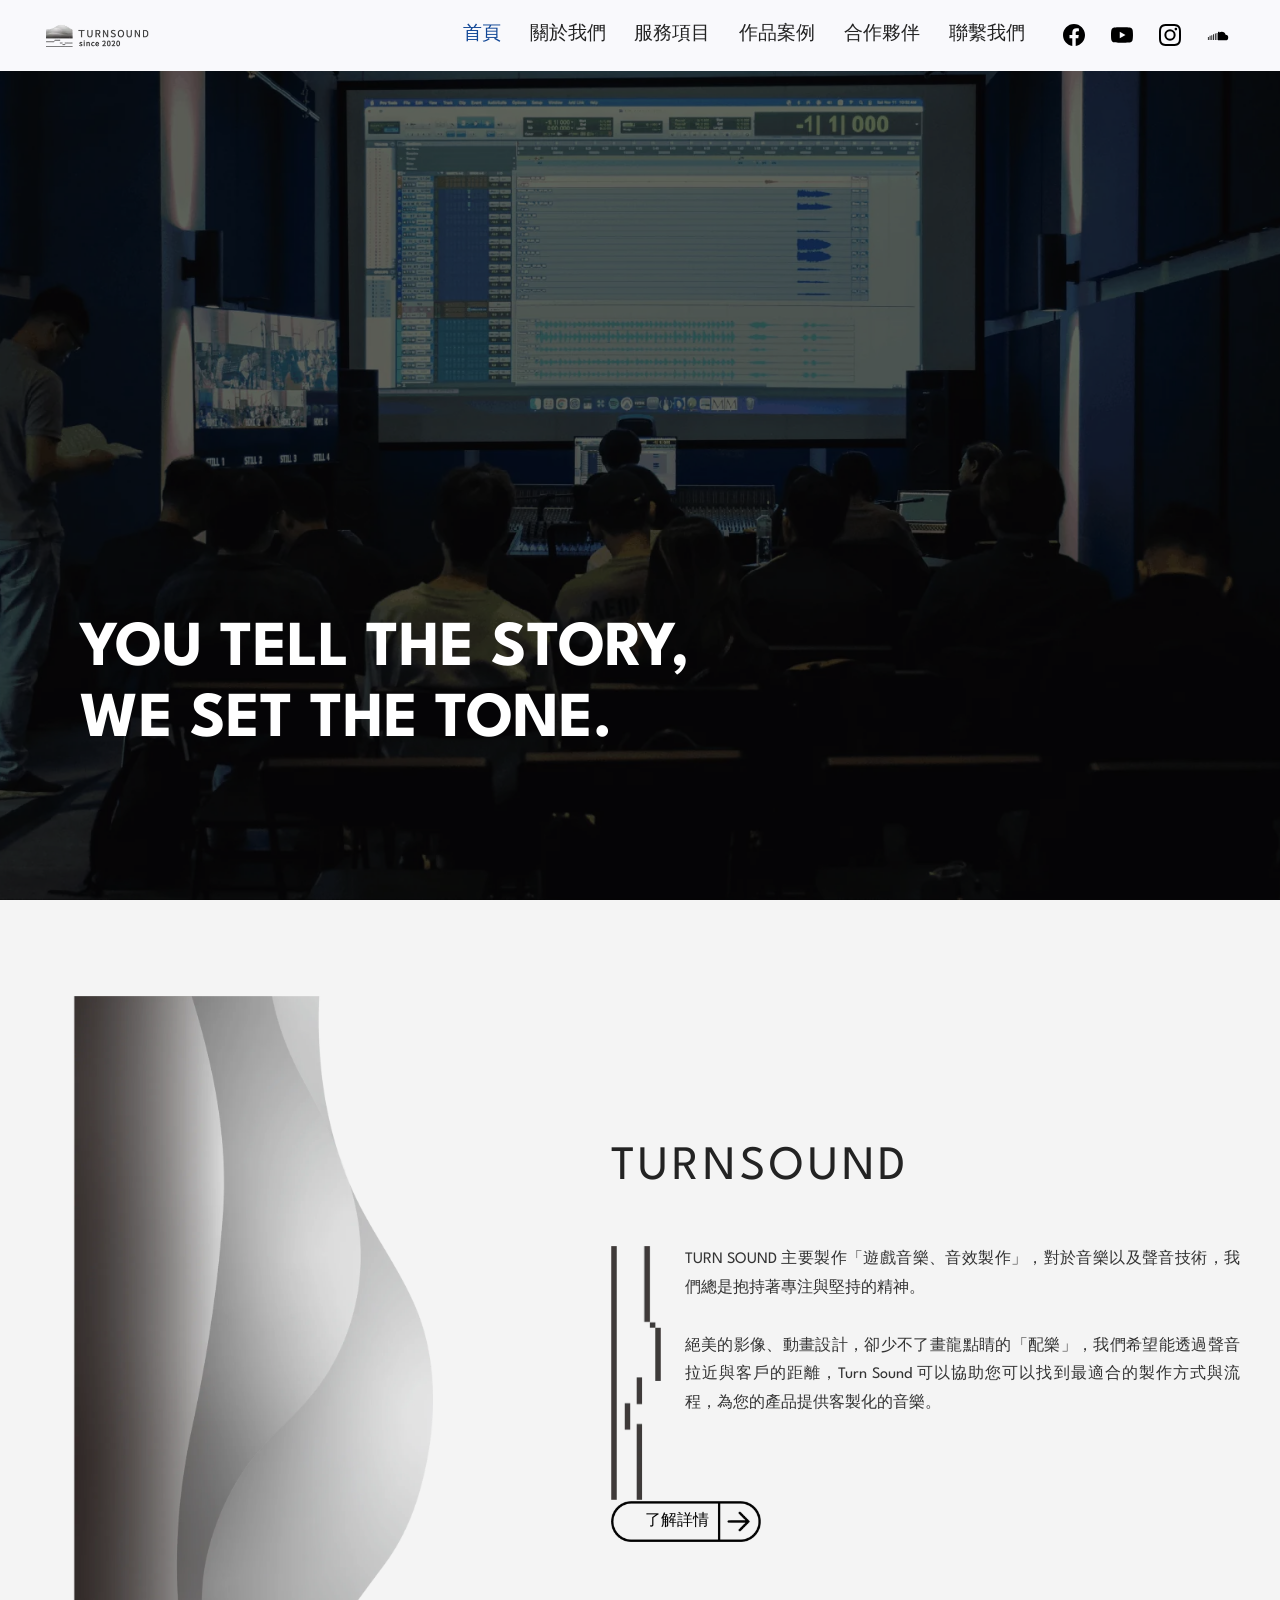
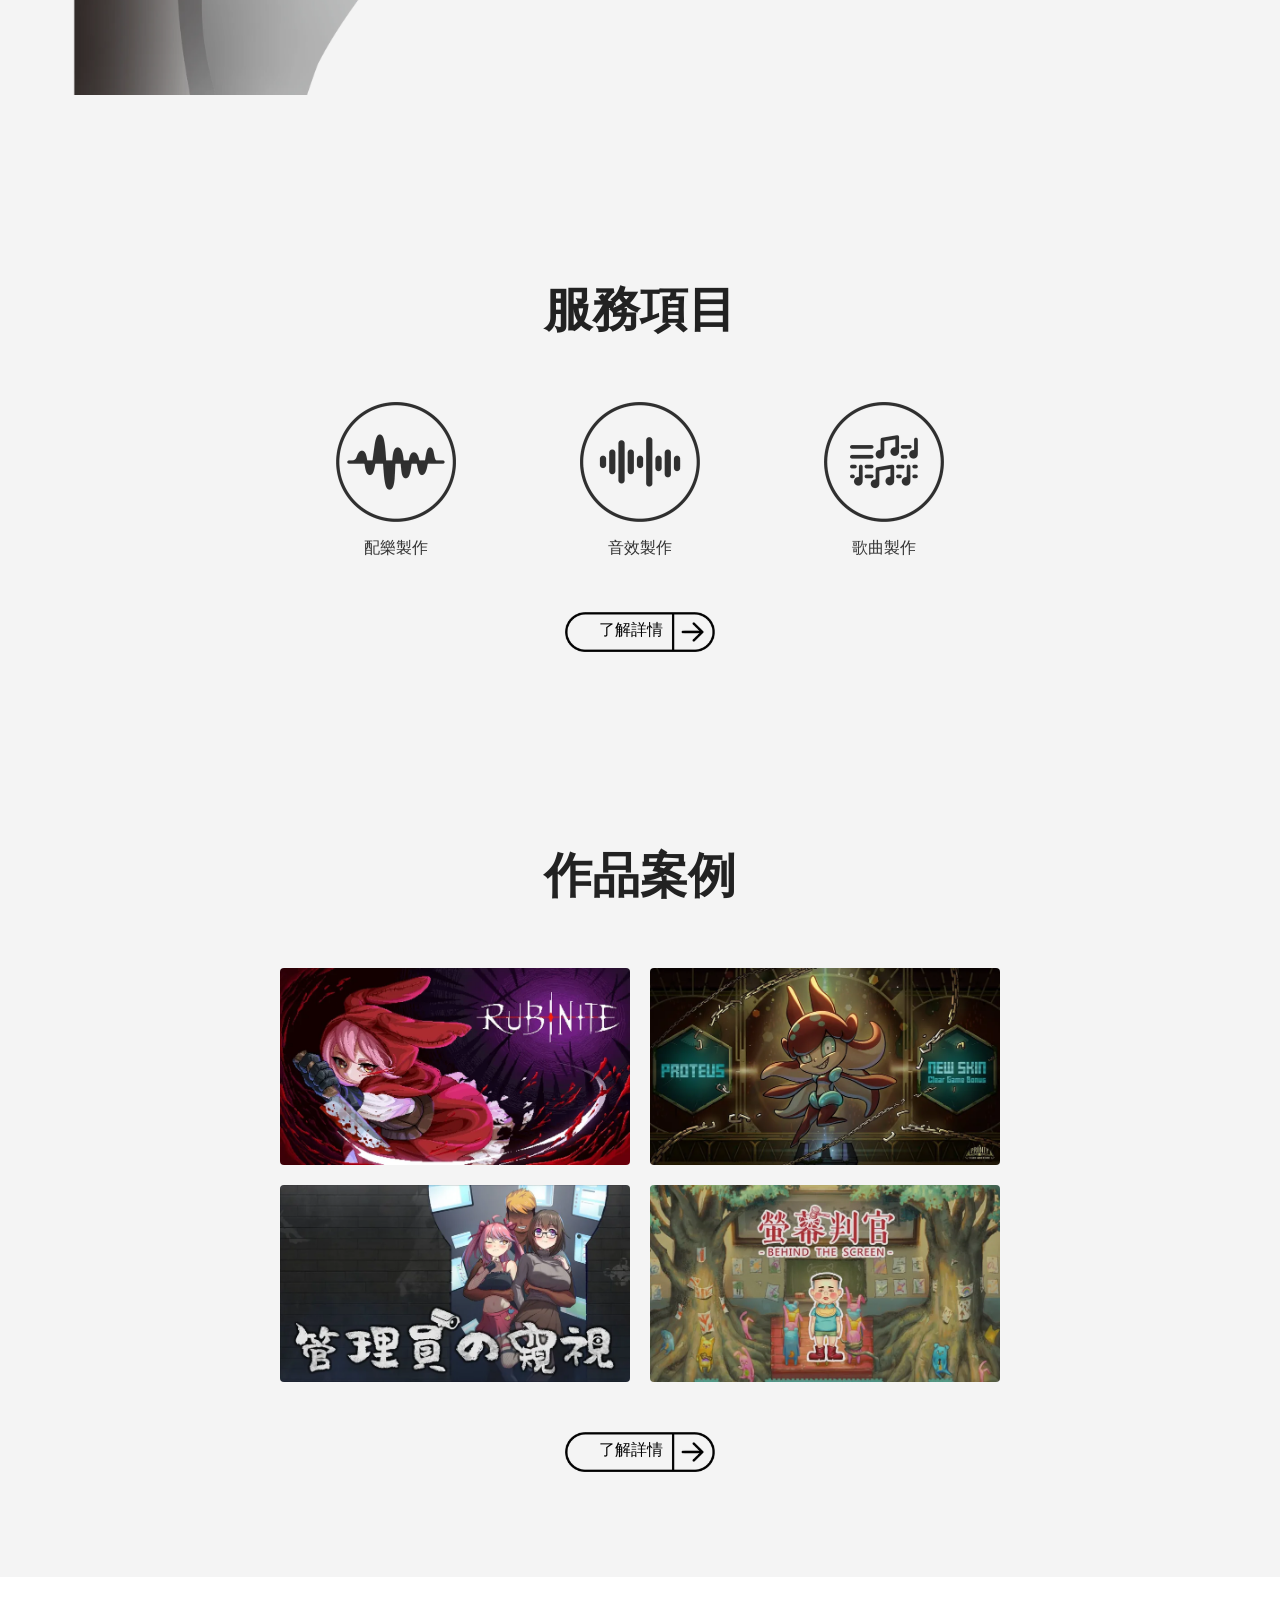
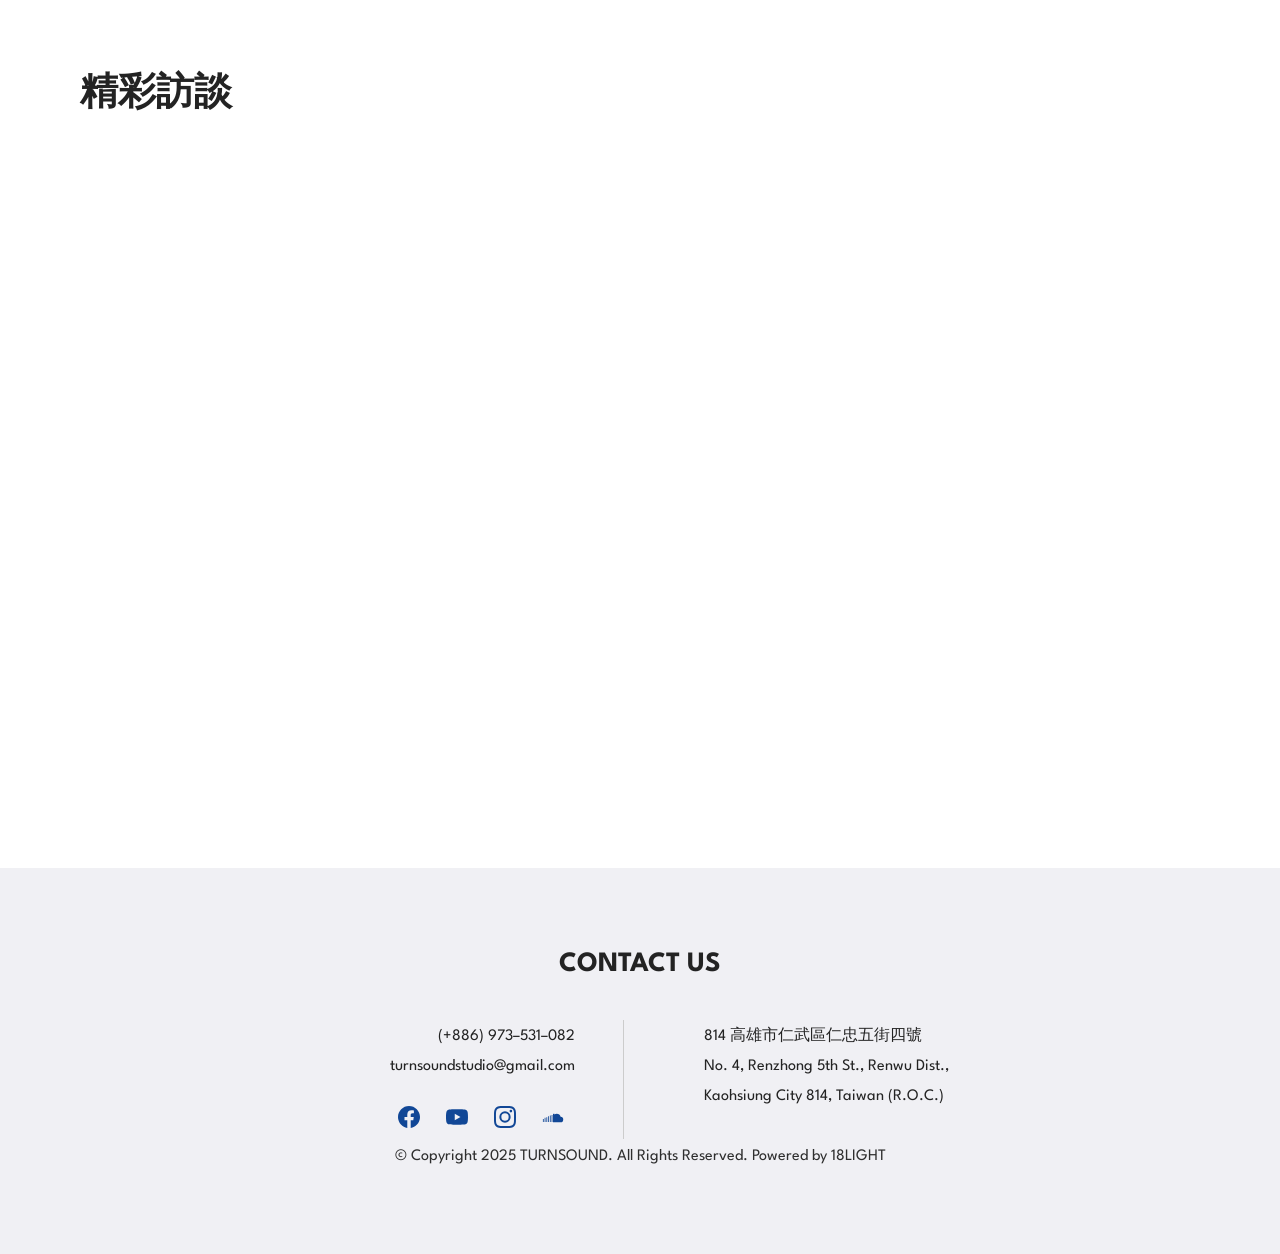
<file: index.html>
<!DOCTYPE html>
<html lang="zh-Hant">

<head>
  <meta charset="UTF-8">
  <meta name="viewport" content="width=device-width, initial-scale=1">

  <title>TURNSOUND 官方網站 - 首頁｜玩轉音樂 | 音樂製作 | 音樂錄音室 | 配樂製作 | 高雄錄音室</title>
  <meta name="description" content="Turn Sound 是遊戲音樂/音效製作為主的公司。
我們對於音樂以及聲音技術專注與堅持。並且希望拉近聲音作品與客戶的距離，讓音樂音效有如魔法一般但卻不撲朔迷離。
在 Turn Sound 您可以找到最適合的合作方式、製作流程，各方面均可以為你的產品客製化聲響。">

  <meta property="og:title" content="TURNSOUND 官方網站 - 首頁｜玩轉音樂 | 音樂製作 | 音樂錄音室 | 配樂製作 | 高雄錄音室">
  <meta property="og:image" content="assets/img/index-meta.jpeg">
  <meta property="og:type" content="website">
  <meta name="twitter:card" content="summary_large_image">
  <meta name="twitter:title" content="TURNSOUND 官方網站 - 首頁｜玩轉音樂 | 音樂製作 | 音樂錄音室 | 配樂製作 | 高雄錄音室">
  <meta name="twitter:image:src" content="assets/img/index-meta.jpeg">

  <link rel="shortcut icon" href="assets/img/turnsound-800x800-128x128.png" type="image/x-icon">
  <link rel="preconnect" href="https://fonts.googleapis.com">
  <link rel="preconnect" href="https://fonts.gstatic.com" crossorigin>
  <link rel="stylesheet" href="https://fonts.googleapis.com/css2?family=Spartan:wght@400;500;700&display=swap">
  <link rel="stylesheet" href="assets/css/main.css">
</head>

<body>

  <svg width="0" height="0" style="position:absolute" aria-hidden="true">
    <symbol id="i-facebook" viewBox="0 0 24 24">
      <path d="M24 12.07C24 5.4 18.63 0 12 0S0 5.4 0 12.07C0 18.1 4.39 23.1 10.13 24v-8.44H7.08v-3.49h3.05V9.41c0-3.02 1.79-4.69 4.53-4.69 1.31 0 2.68.24 2.68.24v2.97h-1.51c-1.49 0-1.96.93-1.96 1.89v2.25h3.33l-.53 3.49h-2.8V24C19.61 23.1 24 18.1 24 12.07Z"/>
    </symbol>
    <symbol id="i-youtube" viewBox="0 0 24 24">
      <path d="M23.5 6.19a3.02 3.02 0 0 0-2.12-2.14C19.5 3.55 12 3.55 12 3.55s-7.5 0-9.38.5A3.02 3.02 0 0 0 .5 6.2C0 8.07 0 12 0 12s0 3.93.5 5.81a3.02 3.02 0 0 0 2.12 2.14c1.88.5 9.38.5 9.38.5s7.5 0 9.38-.5a3.02 3.02 0 0 0 2.12-2.14C24 15.93 24 12 24 12s0-3.93-.5-5.81ZM9.55 15.57V8.43L15.82 12l-6.27 3.57Z"/>
    </symbol>
    <symbol id="i-instagram" viewBox="0 0 24 24">
      <path d="M12 2.16c3.2 0 3.58.01 4.85.07 1.17.05 1.8.25 2.23.41.56.22.96.48 1.38.9.42.42.68.82.9 1.38.16.42.36 1.06.41 2.23.06 1.27.07 1.65.07 4.85s-.01 3.58-.07 4.85c-.05 1.17-.25 1.8-.41 2.23-.22.56-.48.96-.9 1.38-.42.42-.82.68-1.38.9-.42.16-1.06.36-2.23.41-1.27.06-1.65.07-4.85.07s-3.58-.01-4.85-.07c-1.17-.05-1.8-.25-2.23-.41-.56-.22-.96-.48-1.38-.9-.42-.42-.68-.82-.9-1.38-.16-.42-.36-1.06-.41-2.23C2.17 15.58 2.16 15.2 2.16 12s.01-3.58.07-4.85c.05-1.17.25-1.8.41-2.23.22-.56.48-.96.9-1.38.42-.42.82-.68 1.38-.9.42-.16 1.06-.36 2.23-.41C8.42 2.17 8.8 2.16 12 2.16ZM12 0C8.74 0 8.33.01 7.05.07c-1.28.06-2.15.26-2.91.56-.79.3-1.46.72-2.13 1.38C1.35 2.68.94 3.35.63 4.14c-.3.76-.5 1.63-.56 2.91C.01 8.33 0 8.74 0 12s.01 3.67.07 4.95c.06 1.28.26 2.15.56 2.91.3.79.72 1.46 1.38 2.13.67.67 1.34 1.08 2.13 1.38.76.3 1.63.5 2.91.56C8.33 23.99 8.74 24 12 24s3.67-.01 4.95-.07c1.28-.06 2.15-.26 2.91-.56.79-.3 1.46-.72 2.13-1.38.67-.67 1.08-1.34 1.38-2.13.3-.76.5-1.63.56-2.91.06-1.28.07-1.69.07-4.95s-.01-3.67-.07-4.95c-.06-1.28-.26-2.15-.56-2.91-.3-.79-.72-1.46-1.38-2.13C21.32 1.35 20.65.94 19.86.63c-.76-.3-1.63-.5-2.91-.56C15.67.01 15.26 0 12 0Zm0 5.84a6.16 6.16 0 1 0 0 12.32 6.16 6.16 0 0 0 0-12.32ZM12 16a4 4 0 1 1 0-8 4 4 0 0 1 0 8Zm7.85-10.41a1.44 1.44 0 1 1-2.88 0 1.44 1.44 0 0 1 2.88 0Z"/>
    </symbol>
    <symbol id="i-soundcloud" viewBox="0 0 24 24">
      <path d="M1 14.2v3.3h.9v-3.3H1Zm1.9-1.3v4.6h.9v-4.6h-.9Zm1.9-.6v5.2h.9v-5.2h-.9Zm1.9-1.1v6.3h.9v-6.3h-.9Zm1.9-.8v7.1h.9v-7.1h-.9Zm1.9-.6v7.7h.9V9.8h-.9Zm2.9-1.4c-.5 0-1 .1-1.4.3v9.1h8a3 3 0 0 0 .3-6 4.4 4.4 0 0 0-4.3-3.4c-.9 0-1.8.3-2.5.8v-.8Z"/>
    </symbol>
    <symbol id="i-arrow-up" viewBox="0 0 24 24">
      <path d="M12 4 4 12h5v8h6v-8h5L12 4Z"/>
    </symbol>
  </svg>

  <header class="site-header">
    <nav class="nav" aria-label="主選單">
      <a class="nav__logo" href="index.html">
        <img src="assets/img/0108-removebg-preview-225x94.webp" alt="TURN SOUND" width="225" height="94">
      </a>

      <button class="nav__toggle" type="button" aria-expanded="false" aria-controls="nav-menu" aria-label="開啟選單">
        <span class="nav__toggle-bars"></span>
      </button>

      <div class="nav__menu" id="nav-menu">
        <ul class="nav__links">
          <li><a href="index.html" aria-current="page">首頁</a></li>
          <li><a href="about.html">關於我們</a></li>
          <li><a href="serve.html">服務項目</a></li>
          <li><a href="work.html">作品案例</a></li>
          <li><a href="partner.html">合作夥伴</a></li>
          <li><a href="connect.html">聯繫我們</a></li>
        </ul>
        <div class="nav__social">
          <a href="https://www.facebook.com/TurnSound/" target="_blank" rel="noopener" aria-label="Facebook">
            <svg><use href="#i-facebook"></use></svg>
          </a>
          <a href="https://www.youtube.com/@Turn_Sound" target="_blank" rel="noopener" aria-label="YouTube">
            <svg><use href="#i-youtube"></use></svg>
          </a>
          <a href="https://www.instagram.com/turnsoundstudio/" target="_blank" rel="noopener" aria-label="Instagram">
            <svg><use href="#i-instagram"></use></svg>
          </a>
          <a href="https://soundcloud.com/user-339656999" target="_blank" rel="noopener" aria-label="SoundCloud">
            <svg><use href="#i-soundcloud"></use></svg>
          </a>
        </div>
      </div>
    </nav>
  </header>

  <main class="page page--hero">

    <section class="hero" style="background-image:url('assets/img/01-2000x1127.webp')">
      <div class="hero__inner wrap">
        <h1 class="hero__title"><strong>YOU TELL THE STORY,<br>WE SET THE TONE.</strong></h1>
      </div>
    </section>

    <section class="split">
      <div class="split__media">
        <img src="assets/img/02-logo-wave-vertical.webp" alt="" width="928" height="1801" loading="lazy">
      </div>
      <div class="split__inner wrap">
        <h2 class="split__title">TURNSOUND</h2>
        <div class="split__body">
          <img class="split__rule" src="assets/img/03-logo-line-vertical.webp" alt="" width="115" height="583" loading="lazy">
          <p class="split__text">
            TURN SOUND 主要製作「遊戲音樂、音效製作」，對於音樂以及聲音技術，我們總是抱持著專注與堅持的精神。
            <br><br>
            絕美的影像、動畫設計，卻少不了畫龍點睛的「配樂」，我們希望能透過聲音拉近與客戶的距離，Turn Sound 可以協助您可以找到最適合的製作方式與流程，為您的產品提供客製化的音樂。
          </p>
        </div>
        <a href="about.html" class="btn-img">
          <img src="assets/img/04-button.webp" alt="" width="240" height="65" loading="lazy">
          <span>了解詳情</span>
        </a>
      </div>
    </section>

    <section class="cards">
      <h2 class="cards__title">服務項目</h2>
      <div class="cards__grid wrap">
        <div class="cards__item">
          <img src="assets/img/05-icon.webp" alt="配樂製作" width="240" height="240" loading="lazy">
          <p>配樂製作</p>
        </div>
        <div class="cards__item">
          <img src="assets/img/06-icon.webp" alt="音效製作" width="240" height="240" loading="lazy">
          <p>音效製作</p>
        </div>
        <div class="cards__item">
          <img src="assets/img/07-icon.webp" alt="歌曲製作" width="240" height="240" loading="lazy">
          <p>歌曲製作</p>
        </div>
      </div>
      <a href="serve.html" class="btn-img">
        <img src="assets/img/04-button.webp" alt="" width="240" height="65" loading="lazy">
        <span>了解詳情</span>
      </a>
    </section>

    <section class="gallery">
      <h2 class="gallery__title">作品案例</h2>
      <div class="gallery__grid wrap">
        <img src="assets/img/mobirise2023-8-3-23-1-51.webp" alt="作品案例" width="780" height="439" loading="lazy">
        <img src="assets/img/mobirise2023-8-3-23-1-16.webp" alt="作品案例" width="780" height="439" loading="lazy">
        <img src="assets/img/-1440x810.webp" alt="作品案例" width="780" height="439" loading="lazy">
        <img src="assets/img/1920x1080-800x450.webp" alt="作品案例" width="780" height="439" loading="lazy">
      </div>
      <a href="work.html" class="btn-img">
        <img src="assets/img/04-button.webp" alt="" width="240" height="65" loading="lazy">
        <span>了解詳情</span>
      </a>
    </section>

    <section class="section wrap video">
      <h2 class="video__title">精彩訪談</h2>
      <div class="video__frame">
        <iframe src="https://www.youtube.com/embed/QVwGwynAw2Y?rel=0&amp;mute=1&amp;showinfo=0&amp;loop=1&amp;playlist=QVwGwynAw2Y" title="TURN SOUND 精彩訪談" loading="lazy" allowfullscreen allow="accelerometer; clipboard-write; encrypted-media; gyroscope; picture-in-picture"></iframe>
      </div>
    </section>

  </main>

  <footer class="site-footer">
    <h2>CONTACT US</h2>
    <div class="site-footer__cols wrap">
      <div>
        <p>(+886) 973–531–082</p>
        <p>turnsoundstudio@gmail.com</p>
        <div class="site-footer__social">
          <a href="https://www.facebook.com/TurnSound/" target="_blank" rel="noopener" aria-label="Facebook">
            <svg><use href="#i-facebook"></use></svg>
          </a>
          <a href="https://www.youtube.com/@Turn_Sound" target="_blank" rel="noopener" aria-label="YouTube">
            <svg><use href="#i-youtube"></use></svg>
          </a>
          <a href="https://www.instagram.com/turnsoundstudio/" target="_blank" rel="noopener" aria-label="Instagram">
            <svg><use href="#i-instagram"></use></svg>
          </a>
          <a href="https://soundcloud.com/user-339656999" target="_blank" rel="noopener" aria-label="SoundCloud">
            <svg><use href="#i-soundcloud"></use></svg>
          </a>
        </div>
      </div>
      <div>
        <p>814 高雄市仁武區仁忠五街四號</p>
        <p>No. 4, Renzhong 5th St., Renwu Dist.,</p>
        <p>Kaohsiung City 814, Taiwan (R.O.C.)</p>
      </div>
    </div>
    <p class="site-footer__copy">© Copyright 2025 TURNSOUND. All Rights Reserved. Powered by 18LIGHT</p>
  </footer>

  <button class="to-top" type="button" aria-label="回到頂端">
    <svg><use href="#i-arrow-up"></use></svg>
  </button>

  <script src="assets/js/main.js" defer></script>
</body>

</html>
</file>
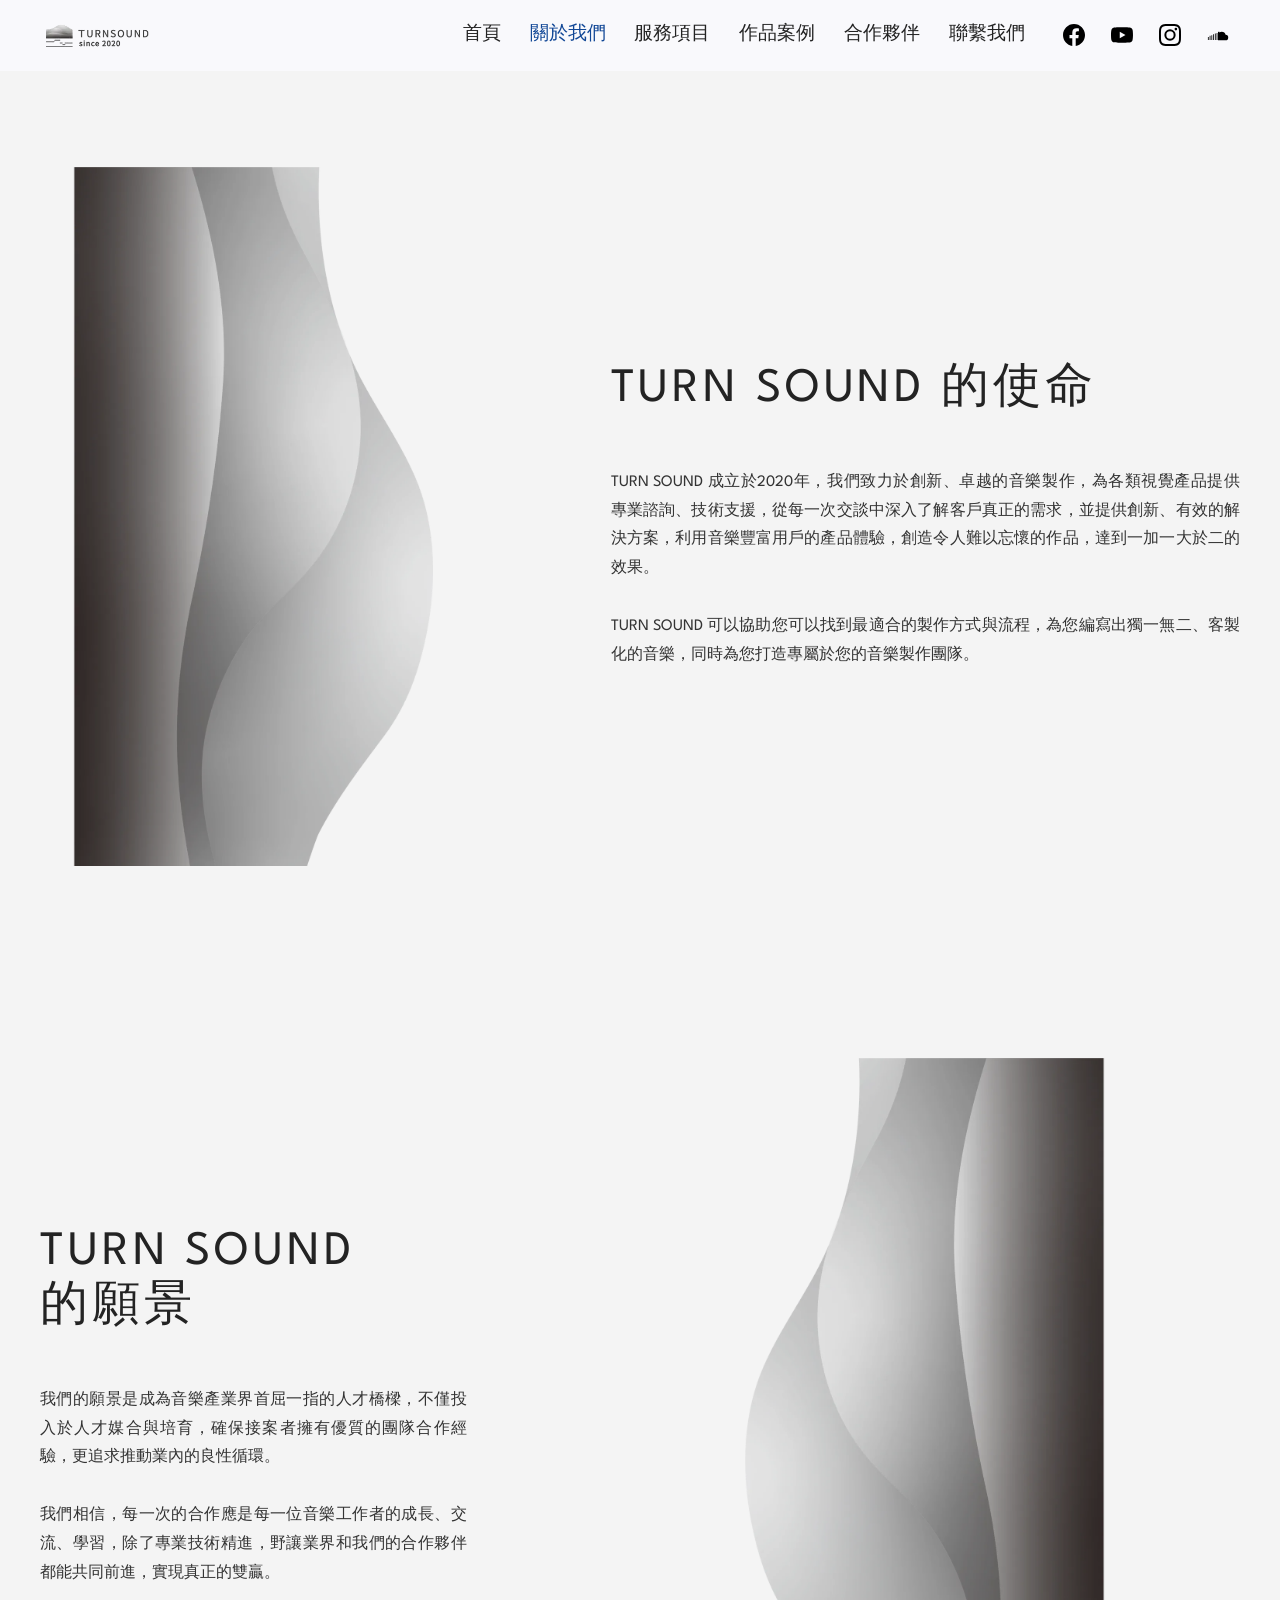
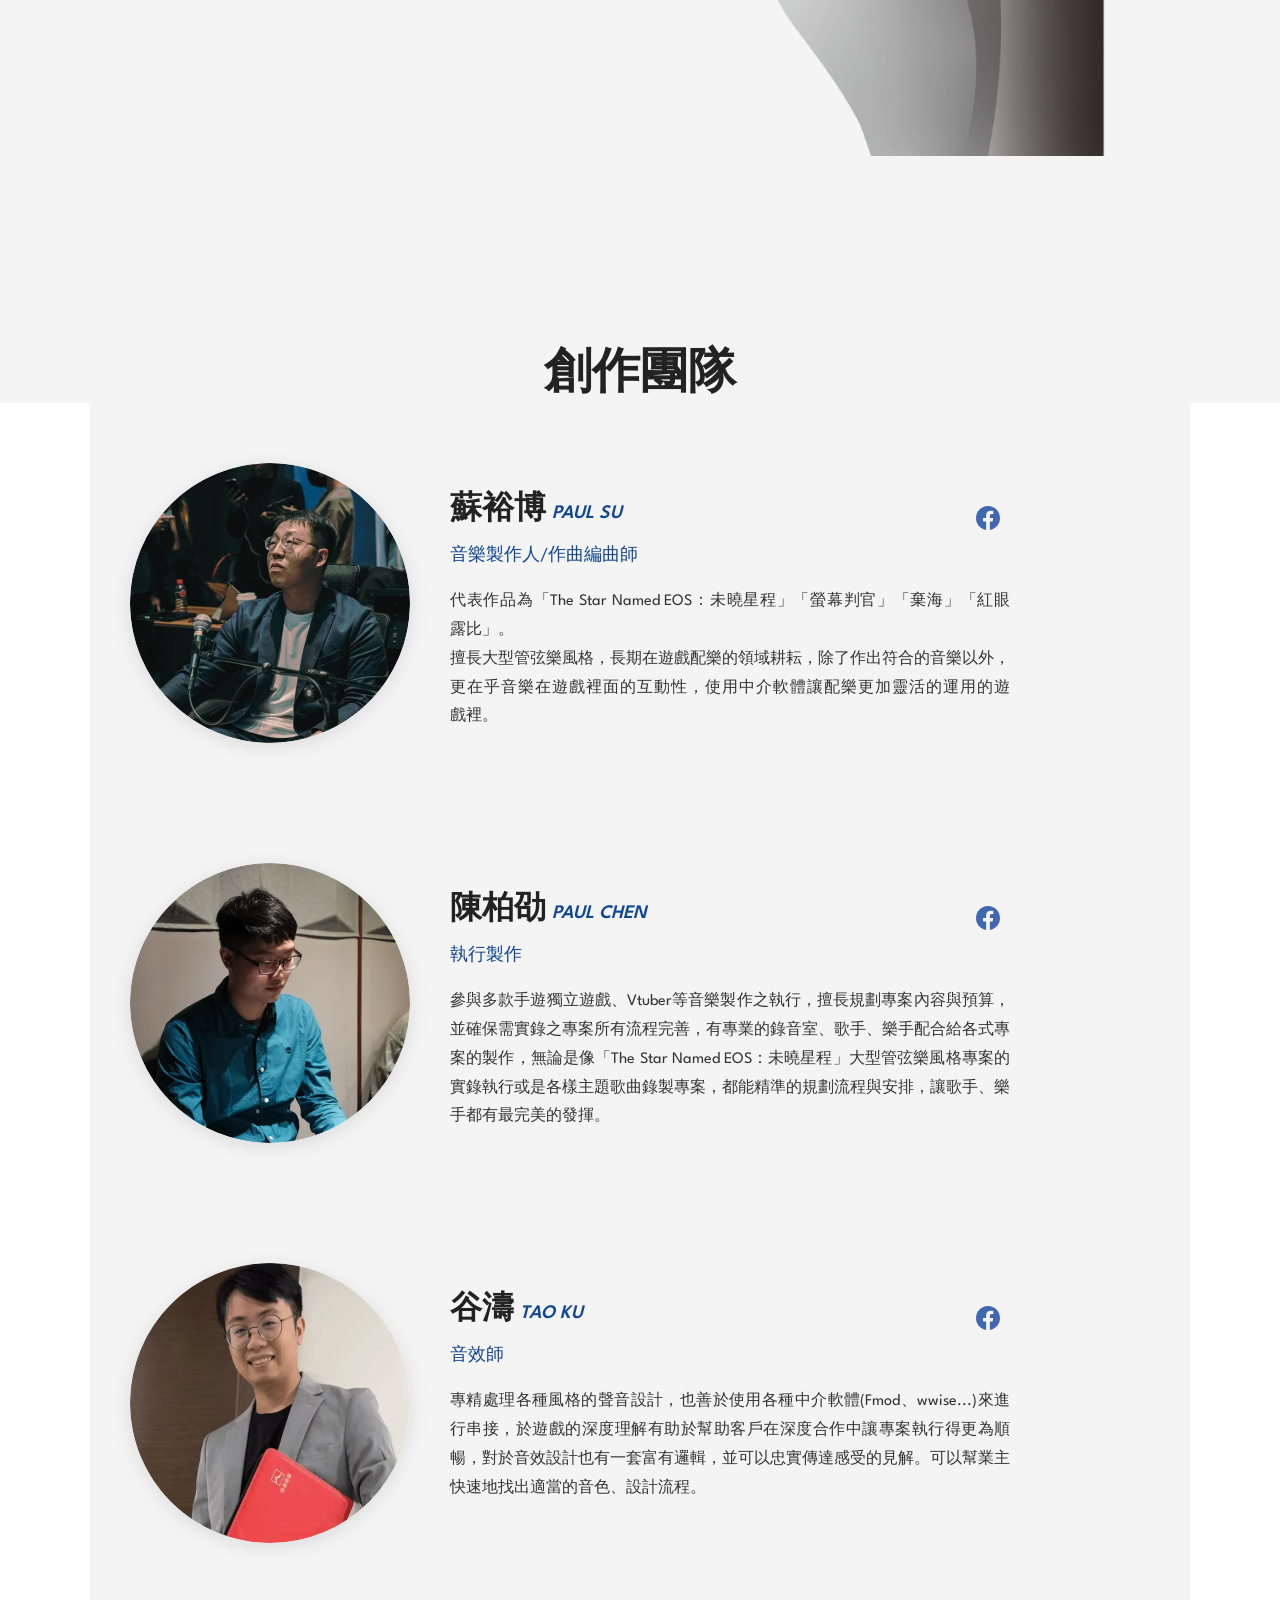
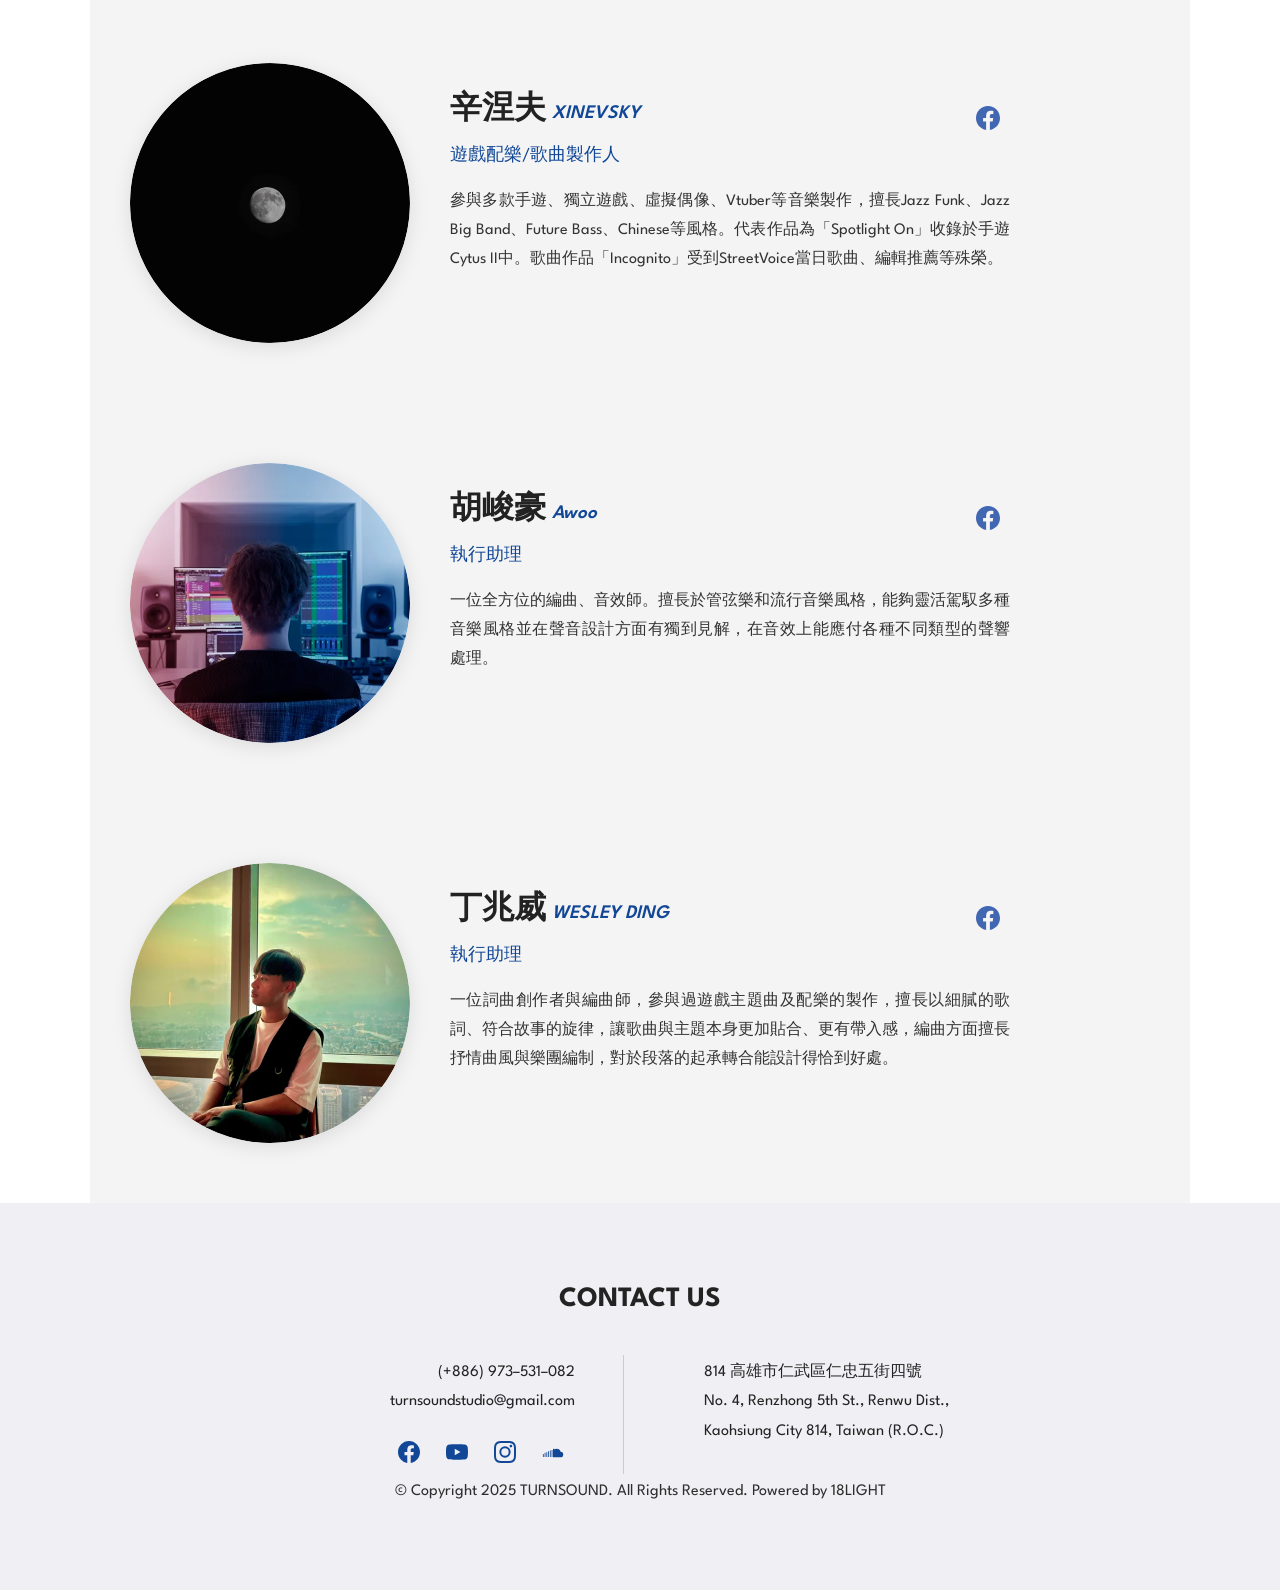
<file: about.html>
<!DOCTYPE html>
<html lang="zh-Hant">

<head>
  <meta charset="UTF-8">
  <meta name="viewport" content="width=device-width, initial-scale=1">

  <title>TURNSOUND 官方網站 - 關於我們｜玩轉音樂 | 音樂製作 | 音樂錄音室 | 配樂製作 | 高雄錄音室</title>
  <meta name="description" content="Turn Sound 是遊戲音樂/音效製作為主的公司。
我們對於音樂以及聲音技術專注與堅持。並且希望拉近聲音作品與客戶的距離，讓音樂音效有如魔法一般但卻不撲朔迷離。
在 Turn Sound 您可以找到最適合的合作方式、製作流程，各方面均可以為你的產品客製化聲響。">

  <meta property="og:title" content="TURNSOUND 官方網站 - 關於我們｜玩轉音樂 | 音樂製作 | 音樂錄音室 | 配樂製作 | 高雄錄音室">
  <meta property="og:image" content="assets/img/about-meta.jpeg">
  <meta property="og:type" content="website">
  <meta name="twitter:card" content="summary_large_image">
  <meta name="twitter:title" content="TURNSOUND 官方網站 - 關於我們｜玩轉音樂 | 音樂製作 | 音樂錄音室 | 配樂製作 | 高雄錄音室">
  <meta name="twitter:image:src" content="assets/img/about-meta.jpeg">

  <link rel="shortcut icon" href="assets/img/turnsound-800x800-128x128.png" type="image/x-icon">
  <link rel="preconnect" href="https://fonts.googleapis.com">
  <link rel="preconnect" href="https://fonts.gstatic.com" crossorigin>
  <link rel="stylesheet" href="https://fonts.googleapis.com/css2?family=Spartan:wght@400;500;700&display=swap">
  <link rel="stylesheet" href="assets/css/main.css">
</head>

<body>

  <svg width="0" height="0" style="position:absolute" aria-hidden="true">
    <symbol id="i-facebook" viewBox="0 0 24 24">
      <path d="M24 12.07C24 5.4 18.63 0 12 0S0 5.4 0 12.07C0 18.1 4.39 23.1 10.13 24v-8.44H7.08v-3.49h3.05V9.41c0-3.02 1.79-4.69 4.53-4.69 1.31 0 2.68.24 2.68.24v2.97h-1.51c-1.49 0-1.96.93-1.96 1.89v2.25h3.33l-.53 3.49h-2.8V24C19.61 23.1 24 18.1 24 12.07Z"/>
    </symbol>
    <symbol id="i-youtube" viewBox="0 0 24 24">
      <path d="M23.5 6.19a3.02 3.02 0 0 0-2.12-2.14C19.5 3.55 12 3.55 12 3.55s-7.5 0-9.38.5A3.02 3.02 0 0 0 .5 6.2C0 8.07 0 12 0 12s0 3.93.5 5.81a3.02 3.02 0 0 0 2.12 2.14c1.88.5 9.38.5 9.38.5s7.5 0 9.38-.5a3.02 3.02 0 0 0 2.12-2.14C24 15.93 24 12 24 12s0-3.93-.5-5.81ZM9.55 15.57V8.43L15.82 12l-6.27 3.57Z"/>
    </symbol>
    <symbol id="i-instagram" viewBox="0 0 24 24">
      <path d="M12 2.16c3.2 0 3.58.01 4.85.07 1.17.05 1.8.25 2.23.41.56.22.96.48 1.38.9.42.42.68.82.9 1.38.16.42.36 1.06.41 2.23.06 1.27.07 1.65.07 4.85s-.01 3.58-.07 4.85c-.05 1.17-.25 1.8-.41 2.23-.22.56-.48.96-.9 1.38-.42.42-.82.68-1.38.9-.42.16-1.06.36-2.23.41-1.27.06-1.65.07-4.85.07s-3.58-.01-4.85-.07c-1.17-.05-1.8-.25-2.23-.41-.56-.22-.96-.48-1.38-.9-.42-.42-.68-.82-.9-1.38-.16-.42-.36-1.06-.41-2.23C2.17 15.58 2.16 15.2 2.16 12s.01-3.58.07-4.85c.05-1.17.25-1.8.41-2.23.22-.56.48-.96.9-1.38.42-.42.82-.68 1.38-.9.42-.16 1.06-.36 2.23-.41C8.42 2.17 8.8 2.16 12 2.16ZM12 0C8.74 0 8.33.01 7.05.07c-1.28.06-2.15.26-2.91.56-.79.3-1.46.72-2.13 1.38C1.35 2.68.94 3.35.63 4.14c-.3.76-.5 1.63-.56 2.91C.01 8.33 0 8.74 0 12s.01 3.67.07 4.95c.06 1.28.26 2.15.56 2.91.3.79.72 1.46 1.38 2.13.67.67 1.34 1.08 2.13 1.38.76.3 1.63.5 2.91.56C8.33 23.99 8.74 24 12 24s3.67-.01 4.95-.07c1.28-.06 2.15-.26 2.91-.56.79-.3 1.46-.72 2.13-1.38.67-.67 1.08-1.34 1.38-2.13.3-.76.5-1.63.56-2.91.06-1.28.07-1.69.07-4.95s-.01-3.67-.07-4.95c-.06-1.28-.26-2.15-.56-2.91-.3-.79-.72-1.46-1.38-2.13C21.32 1.35 20.65.94 19.86.63c-.76-.3-1.63-.5-2.91-.56C15.67.01 15.26 0 12 0Zm0 5.84a6.16 6.16 0 1 0 0 12.32 6.16 6.16 0 0 0 0-12.32ZM12 16a4 4 0 1 1 0-8 4 4 0 0 1 0 8Zm7.85-10.41a1.44 1.44 0 1 1-2.88 0 1.44 1.44 0 0 1 2.88 0Z"/>
    </symbol>
    <symbol id="i-soundcloud" viewBox="0 0 24 24">
      <path d="M1 14.2v3.3h.9v-3.3H1Zm1.9-1.3v4.6h.9v-4.6h-.9Zm1.9-.6v5.2h.9v-5.2h-.9Zm1.9-1.1v6.3h.9v-6.3h-.9Zm1.9-.8v7.1h.9v-7.1h-.9Zm1.9-.6v7.7h.9V9.8h-.9Zm2.9-1.4c-.5 0-1 .1-1.4.3v9.1h8a3 3 0 0 0 .3-6 4.4 4.4 0 0 0-4.3-3.4c-.9 0-1.8.3-2.5.8v-.8Z"/>
    </symbol>
    <symbol id="i-arrow-up" viewBox="0 0 24 24">
      <path d="M12 4 4 12h5v8h6v-8h5L12 4Z"/>
    </symbol>
  </svg>

  <header class="site-header">
    <nav class="nav" aria-label="主選單">
      <a class="nav__logo" href="index.html">
        <img src="assets/img/0108-removebg-preview-225x94.webp" alt="TURN SOUND" width="225" height="94">
      </a>

      <button class="nav__toggle" type="button" aria-expanded="false" aria-controls="nav-menu" aria-label="開啟選單">
        <span class="nav__toggle-bars"></span>
      </button>

      <div class="nav__menu" id="nav-menu">
        <ul class="nav__links">
          <li><a href="index.html">首頁</a></li>
          <li><a href="about.html" aria-current="page">關於我們</a></li>
          <li><a href="serve.html">服務項目</a></li>
          <li><a href="work.html">作品案例</a></li>
          <li><a href="partner.html">合作夥伴</a></li>
          <li><a href="connect.html">聯繫我們</a></li>
        </ul>
        <div class="nav__social">
          <a href="https://www.facebook.com/TurnSound/" target="_blank" rel="noopener" aria-label="Facebook">
            <svg><use href="#i-facebook"></use></svg>
          </a>
          <a href="https://www.youtube.com/@Turn_Sound" target="_blank" rel="noopener" aria-label="YouTube">
            <svg><use href="#i-youtube"></use></svg>
          </a>
          <a href="https://www.instagram.com/turnsoundstudio/" target="_blank" rel="noopener" aria-label="Instagram">
            <svg><use href="#i-instagram"></use></svg>
          </a>
          <a href="https://soundcloud.com/user-339656999" target="_blank" rel="noopener" aria-label="SoundCloud">
            <svg><use href="#i-soundcloud"></use></svg>
          </a>
        </div>
      </div>
    </nav>
  </header>

  <main class="page">

    <section class="split">
      <div class="split__media">
        <img src="assets/img/02-logo-wave-vertical.webp" alt="" width="928" height="1801" loading="lazy">
      </div>
      <div class="split__inner wrap">
        <h1 class="split__title">TURN SOUND 的使命</h1>
        <div class="split__body">
          <p class="split__text">
            TURN SOUND 成立於2020年，我們致力於創新、卓越的音樂製作，為各類視覺產品提供專業諮詢、技術支援，從每一次交談中深入了解客戶真正的需求，並提供創新、有效的解決方案，利用音樂豐富用戶的產品體驗，創造令人難以忘懷的作品，達到一加一大於二的效果。
            <br><br>
            TURN SOUND 可以協助您可以找到最適合的製作方式與流程，為您編寫出獨一無二、客製化的音樂，同時為您打造專屬於您的音樂製作團隊。
          </p>
        </div>
      </div>
    </section>

    <section class="split split--flip">
      <div class="split__media">
        <img src="assets/img/02-logo-wave-vertical-right.webp" alt="" width="928" height="1800" loading="lazy">
      </div>
      <div class="split__inner wrap">
        <h2 class="split__title">TURN SOUND 的願景</h2>
        <div class="split__body">
          <p class="split__text">
            我們的願景是成為音樂產業界首屈一指的人才橋樑，不僅投入於人才媒合與培育，確保接案者擁有優質的團隊合作經驗，更追求推動業內的良性循環。
            <br><br>
            我們相信，每一次的合作應是每一位音樂工作者的成長、交流、學習，除了專業技術精進，野讓業界和我們的合作夥伴都能共同前進，實現真正的雙贏。
          </p>
        </div>
      </div>
    </section>

    <div class="team-intro">
      <h2>創作團隊</h2>
    </div>

    <section class="member">
      <div class="member__photo">
        <img src="assets/img/03-.webp" alt="蘇裕博PAUL SU" width="560" height="560" loading="lazy">
      </div>
      <div class="member__info">
        <div class="member__header">
          <h3 class="member__name">蘇裕博<span class="en">PAUL SU</span></h3>
          <a class="member__fb" href="https://www.facebook.com/nyubor" target="_blank" rel="noopener" aria-label="蘇裕博 的 Facebook">
            <svg><use href="#i-facebook"></use></svg>
          </a>
        </div>
        <p class="member__role">音樂製作人/作曲編曲師</p>
        <p class="member__bio">
          代表作品為「The Star Named EOS：未曉星程」「螢幕判官」「棄海」「紅眼露比」。<br>
            擅長大型管弦樂風格，長期在遊戲配樂的領域耕耘，除了作出符合的音樂以外，更在乎音樂在遊戲裡面的互動性，使用中介軟體讓配樂更加靈活的運用的遊戲裡。
        </p>
      </div>
    </section>

    <section class="member">
      <div class="member__photo">
        <img src="assets/img/04-.webp" alt="陳柏劭PAUL CHEN" width="560" height="560" loading="lazy">
      </div>
      <div class="member__info">
        <div class="member__header">
          <h3 class="member__name">陳柏劭<span class="en">PAUL CHEN</span></h3>
          <a class="member__fb" href="https://www.facebook.com/profile.php?id=100000306420617" target="_blank" rel="noopener" aria-label="陳柏劭 的 Facebook">
            <svg><use href="#i-facebook"></use></svg>
          </a>
        </div>
        <p class="member__role">執行製作</p>
        <p class="member__bio">
          參與多款手遊獨立遊戲、Vtuber等音樂製作之執行，擅長規劃專案內容與預算，並確保需實錄之專案所有流程完善，有專業的錄音室、歌手、樂手配合給各式專案的製作，無論是像「The Star Named EOS：未曉星程」大型管弦樂風格專案的實錄執行或是各樣主題歌曲錄製專案，都能精準的規劃流程與安排，讓歌手、樂手都有最完美的發揮。
        </p>
      </div>
    </section>

    <section class="member">
      <div class="member__photo">
        <img src="assets/img/05-.webp" alt="谷濤TAO KU" width="560" height="560" loading="lazy">
      </div>
      <div class="member__info">
        <div class="member__header">
          <h3 class="member__name">谷濤<span class="en">TAO KU</span></h3>
          <a class="member__fb" href="https://www.facebook.com/taog2" target="_blank" rel="noopener" aria-label="谷濤 的 Facebook">
            <svg><use href="#i-facebook"></use></svg>
          </a>
        </div>
        <p class="member__role">音效師</p>
        <p class="member__bio">
          專精處理各種風格的聲音設計，也善於使用各種中介軟體(Fmod、wwise...)來進行串接，於遊戲的深度理解有助於幫助客戶在深度合作中讓專案執行得更為順暢，對於音效設計也有一套富有邏輯，並可以忠實傳達感受的見解。可以幫業主快速地找出適當的音色、設計流程。
        </p>
      </div>
    </section>

    <section class="member">
      <div class="member__photo">
        <img src="assets/img/06-.webp" alt="辛涅夫XINEVSKY" width="560" height="560" loading="lazy">
      </div>
      <div class="member__info">
        <div class="member__header">
          <h3 class="member__name">辛涅夫<span class="en">XINEVSKY</span></h3>
          <a class="member__fb" href="https://www.facebook.com/fenix.shou" target="_blank" rel="noopener" aria-label="辛涅夫 的 Facebook">
            <svg><use href="#i-facebook"></use></svg>
          </a>
        </div>
        <p class="member__role">遊戲配樂/歌曲製作人</p>
        <p class="member__bio">
          參與多款手遊、獨立遊戲、虛擬偶像、Vtuber等音樂製作，擅長Jazz Funk、Jazz Big Band、Future Bass、Chinese等風格。代表作品為「Spotlight On」收錄於手遊Cytus II中。歌曲作品「Incognito」受到StreetVoice當日歌曲、編輯推薦等殊榮。
        </p>
      </div>
    </section>

    <section class="member">
      <div class="member__photo">
        <img src="assets/img/07-awoo-.webp" alt="胡峻豪Awoo" width="560" height="560" loading="lazy">
      </div>
      <div class="member__info">
        <div class="member__header">
          <h3 class="member__name">胡峻豪<span class="en">Awoo</span></h3>
          <a class="member__fb" href="https://www.facebook.com/profile.php?id=100000342550309" target="_blank" rel="noopener" aria-label="胡峻豪 的 Facebook">
            <svg><use href="#i-facebook"></use></svg>
          </a>
        </div>
        <p class="member__role">執行助理</p>
        <p class="member__bio">
          一位全方位的編曲、音效師。擅長於管弦樂和流行音樂風格，能夠靈活駕馭多種音樂風格並在聲音設計方面有獨到見解，在音效上能應付各種不同類型的聲響處理。
        </p>
      </div>
    </section>

    <section class="member">
      <div class="member__photo">
        <img src="assets/img/08-.webp" alt="丁兆威WESLEY DING" width="560" height="560" loading="lazy">
      </div>
      <div class="member__info">
        <div class="member__header">
          <h3 class="member__name">丁兆威<span class="en">WESLEY DING</span></h3>
          <a class="member__fb" href="https://www.facebook.com/ding.ilcst" target="_blank" rel="noopener" aria-label="丁兆威 的 Facebook">
            <svg><use href="#i-facebook"></use></svg>
          </a>
        </div>
        <p class="member__role">執行助理</p>
        <p class="member__bio">
          一位詞曲創作者與編曲師，參與過遊戲主題曲及配樂的製作，擅長以細膩的歌詞、符合故事的旋律，讓歌曲與主題本身更加貼合、更有帶入感，編曲方面擅長抒情曲風與樂團編制，對於段落的起承轉合能設計得恰到好處。
        </p>
      </div>
    </section>

  </main>

  <footer class="site-footer">
    <h2>CONTACT US</h2>
    <div class="site-footer__cols wrap">
      <div>
        <p>(+886) 973–531–082</p>
        <p>turnsoundstudio@gmail.com</p>
        <div class="site-footer__social">
          <a href="https://www.facebook.com/TurnSound/" target="_blank" rel="noopener" aria-label="Facebook">
            <svg><use href="#i-facebook"></use></svg>
          </a>
          <a href="https://www.youtube.com/@Turn_Sound" target="_blank" rel="noopener" aria-label="YouTube">
            <svg><use href="#i-youtube"></use></svg>
          </a>
          <a href="https://www.instagram.com/turnsoundstudio/" target="_blank" rel="noopener" aria-label="Instagram">
            <svg><use href="#i-instagram"></use></svg>
          </a>
          <a href="https://soundcloud.com/user-339656999" target="_blank" rel="noopener" aria-label="SoundCloud">
            <svg><use href="#i-soundcloud"></use></svg>
          </a>
        </div>
      </div>
      <div>
        <p>814 高雄市仁武區仁忠五街四號</p>
        <p>No. 4, Renzhong 5th St., Renwu Dist.,</p>
        <p>Kaohsiung City 814, Taiwan (R.O.C.)</p>
      </div>
    </div>
    <p class="site-footer__copy">© Copyright 2025 TURNSOUND. All Rights Reserved. Powered by 18LIGHT</p>
  </footer>

  <button class="to-top" type="button" aria-label="回到頂端">
    <svg><use href="#i-arrow-up"></use></svg>
  </button>

  <script src="assets/js/main.js" defer></script>
</body>

</html>
</file>
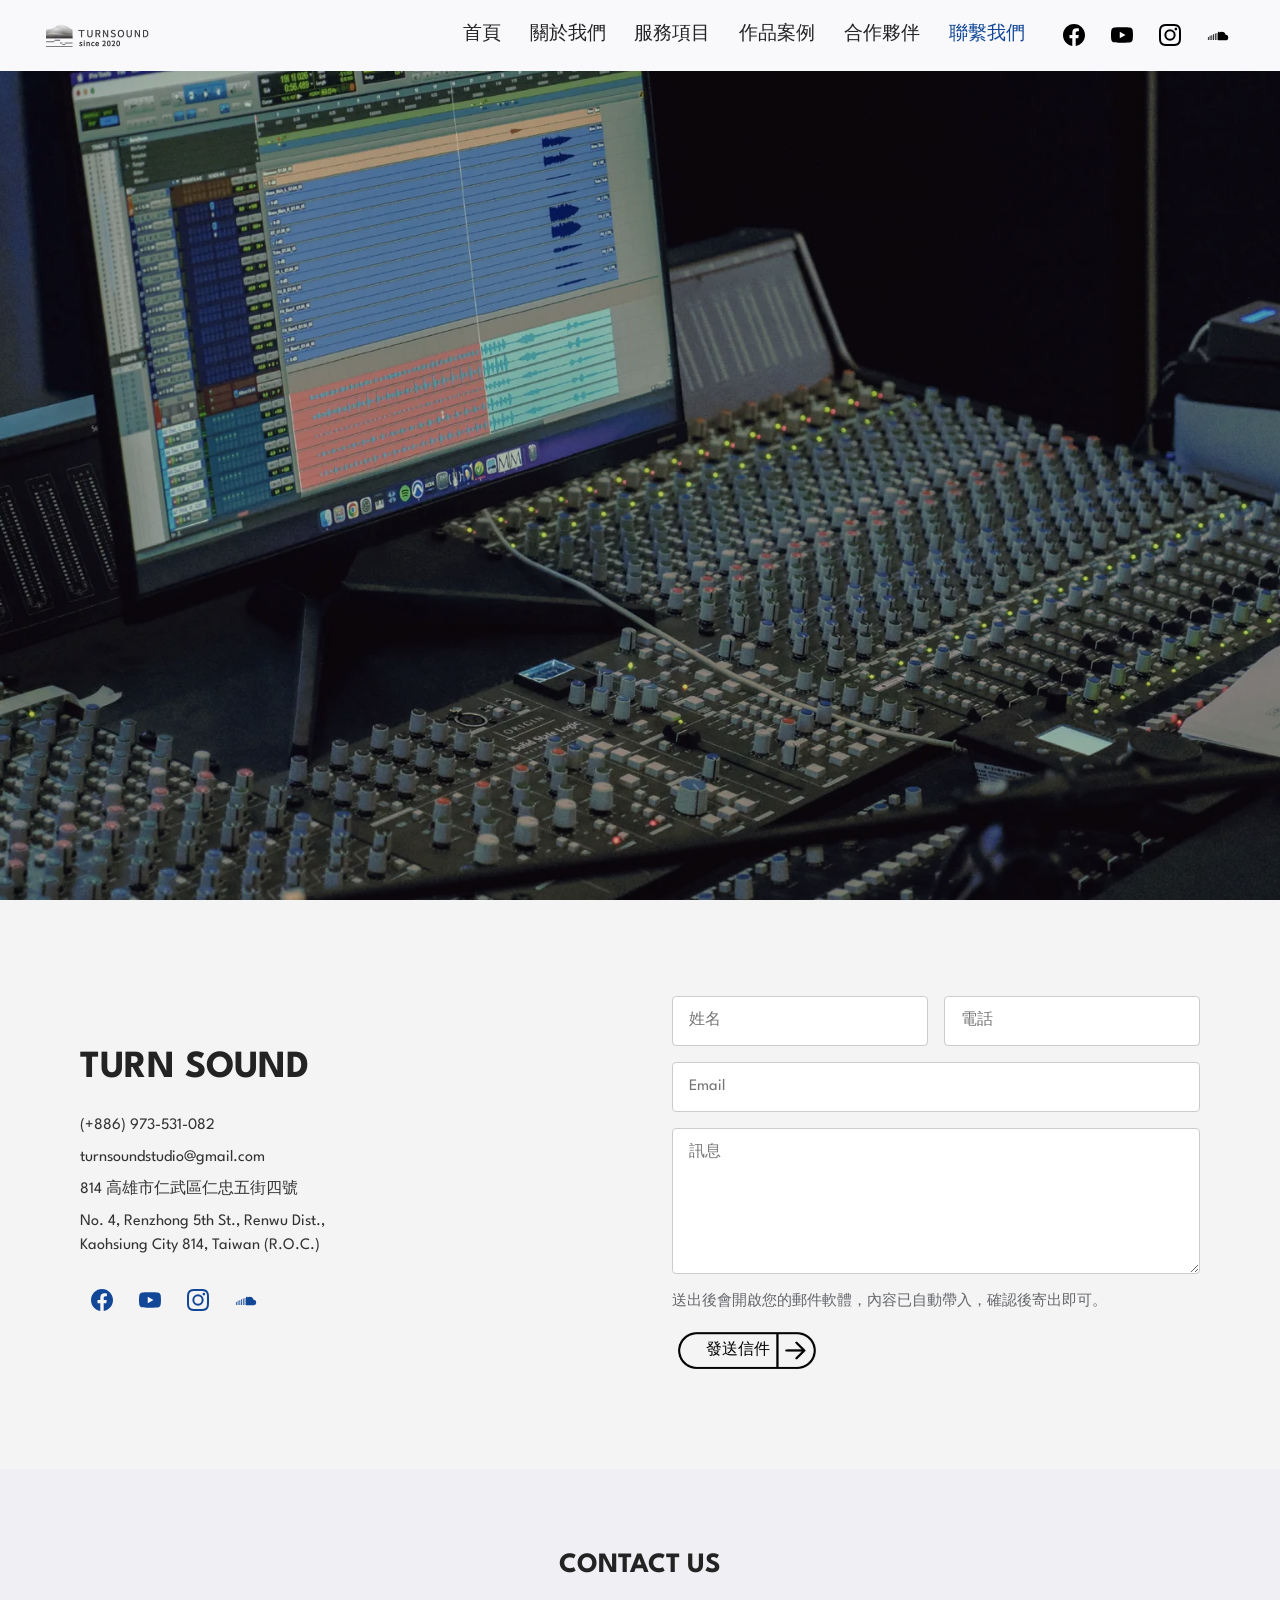
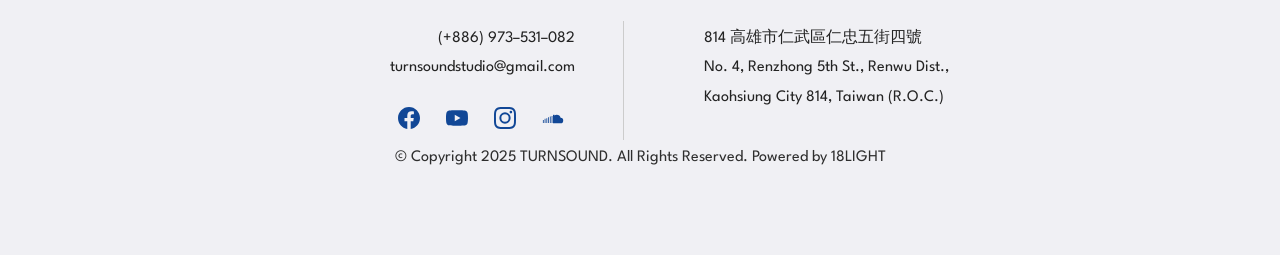
<file: connect.html>
<!DOCTYPE html>
<html lang="zh-Hant">

<head>
  <meta charset="UTF-8">
  <meta name="viewport" content="width=device-width, initial-scale=1">

  <title>TURNSOUND 官方網站 - 聯繫我們｜玩轉音樂 | 音樂製作 | 音樂錄音室 | 配樂製作 | 高雄錄音室</title>
  <meta name="description" content="Turn Sound 是遊戲音樂/音效製作為主的公司。
我們對於音樂以及聲音技術專注與堅持。並且希望拉近聲音作品與客戶的距離，讓音樂音效有如魔法一般但卻不撲朔迷離。
在 Turn Sound 您可以找到最適合的合作方式、製作流程，各方面均可以為你的產品客製化聲響。">

  <meta property="og:title" content="TURNSOUND 官方網站 - 聯繫我們｜玩轉音樂 | 音樂製作 | 音樂錄音室 | 配樂製作 | 高雄錄音室">
  <meta property="og:image" content="assets/img/connect-meta.jpeg">
  <meta property="og:type" content="website">
  <meta name="twitter:card" content="summary_large_image">
  <meta name="twitter:title" content="TURNSOUND 官方網站 - 聯繫我們｜玩轉音樂 | 音樂製作 | 音樂錄音室 | 配樂製作 | 高雄錄音室">
  <meta name="twitter:image:src" content="assets/img/connect-meta.jpeg">

  <link rel="shortcut icon" href="assets/img/turnsound-800x800-128x128.png" type="image/x-icon">
  <link rel="preconnect" href="https://fonts.googleapis.com">
  <link rel="preconnect" href="https://fonts.gstatic.com" crossorigin>
  <link rel="stylesheet" href="https://fonts.googleapis.com/css2?family=Spartan:wght@400;500;700&display=swap">
  <link rel="stylesheet" href="assets/css/main.css">
</head>

<body>

  <svg width="0" height="0" style="position:absolute" aria-hidden="true">
    <symbol id="i-facebook" viewBox="0 0 24 24">
      <path d="M24 12.07C24 5.4 18.63 0 12 0S0 5.4 0 12.07C0 18.1 4.39 23.1 10.13 24v-8.44H7.08v-3.49h3.05V9.41c0-3.02 1.79-4.69 4.53-4.69 1.31 0 2.68.24 2.68.24v2.97h-1.51c-1.49 0-1.96.93-1.96 1.89v2.25h3.33l-.53 3.49h-2.8V24C19.61 23.1 24 18.1 24 12.07Z"/>
    </symbol>
    <symbol id="i-youtube" viewBox="0 0 24 24">
      <path d="M23.5 6.19a3.02 3.02 0 0 0-2.12-2.14C19.5 3.55 12 3.55 12 3.55s-7.5 0-9.38.5A3.02 3.02 0 0 0 .5 6.2C0 8.07 0 12 0 12s0 3.93.5 5.81a3.02 3.02 0 0 0 2.12 2.14c1.88.5 9.38.5 9.38.5s7.5 0 9.38-.5a3.02 3.02 0 0 0 2.12-2.14C24 15.93 24 12 24 12s0-3.93-.5-5.81ZM9.55 15.57V8.43L15.82 12l-6.27 3.57Z"/>
    </symbol>
    <symbol id="i-instagram" viewBox="0 0 24 24">
      <path d="M12 2.16c3.2 0 3.58.01 4.85.07 1.17.05 1.8.25 2.23.41.56.22.96.48 1.38.9.42.42.68.82.9 1.38.16.42.36 1.06.41 2.23.06 1.27.07 1.65.07 4.85s-.01 3.58-.07 4.85c-.05 1.17-.25 1.8-.41 2.23-.22.56-.48.96-.9 1.38-.42.42-.82.68-1.38.9-.42.16-1.06.36-2.23.41-1.27.06-1.65.07-4.85.07s-3.58-.01-4.85-.07c-1.17-.05-1.8-.25-2.23-.41-.56-.22-.96-.48-1.38-.9-.42-.42-.68-.82-.9-1.38-.16-.42-.36-1.06-.41-2.23C2.17 15.58 2.16 15.2 2.16 12s.01-3.58.07-4.85c.05-1.17.25-1.8.41-2.23.22-.56.48-.96.9-1.38.42-.42.82-.68 1.38-.9.42-.16 1.06-.36 2.23-.41C8.42 2.17 8.8 2.16 12 2.16ZM12 0C8.74 0 8.33.01 7.05.07c-1.28.06-2.15.26-2.91.56-.79.3-1.46.72-2.13 1.38C1.35 2.68.94 3.35.63 4.14c-.3.76-.5 1.63-.56 2.91C.01 8.33 0 8.74 0 12s.01 3.67.07 4.95c.06 1.28.26 2.15.56 2.91.3.79.72 1.46 1.38 2.13.67.67 1.34 1.08 2.13 1.38.76.3 1.63.5 2.91.56C8.33 23.99 8.74 24 12 24s3.67-.01 4.95-.07c1.28-.06 2.15-.26 2.91-.56.79-.3 1.46-.72 2.13-1.38.67-.67 1.08-1.34 1.38-2.13.3-.76.5-1.63.56-2.91.06-1.28.07-1.69.07-4.95s-.01-3.67-.07-4.95c-.06-1.28-.26-2.15-.56-2.91-.3-.79-.72-1.46-1.38-2.13C21.32 1.35 20.65.94 19.86.63c-.76-.3-1.63-.5-2.91-.56C15.67.01 15.26 0 12 0Zm0 5.84a6.16 6.16 0 1 0 0 12.32 6.16 6.16 0 0 0 0-12.32ZM12 16a4 4 0 1 1 0-8 4 4 0 0 1 0 8Zm7.85-10.41a1.44 1.44 0 1 1-2.88 0 1.44 1.44 0 0 1 2.88 0Z"/>
    </symbol>
    <symbol id="i-soundcloud" viewBox="0 0 24 24">
      <path d="M1 14.2v3.3h.9v-3.3H1Zm1.9-1.3v4.6h.9v-4.6h-.9Zm1.9-.6v5.2h.9v-5.2h-.9Zm1.9-1.1v6.3h.9v-6.3h-.9Zm1.9-.8v7.1h.9v-7.1h-.9Zm1.9-.6v7.7h.9V9.8h-.9Zm2.9-1.4c-.5 0-1 .1-1.4.3v9.1h8a3 3 0 0 0 .3-6 4.4 4.4 0 0 0-4.3-3.4c-.9 0-1.8.3-2.5.8v-.8Z"/>
    </symbol>
    <symbol id="i-arrow-up" viewBox="0 0 24 24">
      <path d="M12 4 4 12h5v8h6v-8h5L12 4Z"/>
    </symbol>
  </svg>

  <header class="site-header">
    <nav class="nav" aria-label="主選單">
      <a class="nav__logo" href="index.html">
        <img src="assets/img/0108-removebg-preview-225x94.webp" alt="TURN SOUND" width="225" height="94">
      </a>

      <button class="nav__toggle" type="button" aria-expanded="false" aria-controls="nav-menu" aria-label="開啟選單">
        <span class="nav__toggle-bars"></span>
      </button>

      <div class="nav__menu" id="nav-menu">
        <ul class="nav__links">
          <li><a href="index.html">首頁</a></li>
          <li><a href="about.html">關於我們</a></li>
          <li><a href="serve.html">服務項目</a></li>
          <li><a href="work.html">作品案例</a></li>
          <li><a href="partner.html">合作夥伴</a></li>
          <li><a href="connect.html" aria-current="page">聯繫我們</a></li>
        </ul>
        <div class="nav__social">
          <a href="https://www.facebook.com/TurnSound/" target="_blank" rel="noopener" aria-label="Facebook">
            <svg><use href="#i-facebook"></use></svg>
          </a>
          <a href="https://www.youtube.com/@Turn_Sound" target="_blank" rel="noopener" aria-label="YouTube">
            <svg><use href="#i-youtube"></use></svg>
          </a>
          <a href="https://www.instagram.com/turnsoundstudio/" target="_blank" rel="noopener" aria-label="Instagram">
            <svg><use href="#i-instagram"></use></svg>
          </a>
          <a href="https://soundcloud.com/user-339656999" target="_blank" rel="noopener" aria-label="SoundCloud">
            <svg><use href="#i-soundcloud"></use></svg>
          </a>
        </div>
      </div>
    </nav>
  </header>

  <main class="page page--hero">

    <section class="hero hero--light" style="background-image:url('assets/img/contactus.webp')">
      <div class="hero__inner wrap"></div>
    </section>

    <section class="section section--alt">
      <div class="wrap contact">
        <div class="contact__info">
          <h2>TURN SOUND</h2>
          <p>(+886) 973-531-082</p>
          <p>turnsoundstudio@gmail.com</p>
          <p>814 高雄市仁武區仁忠五街四號</p>
          <p>No. 4, Renzhong 5th St., Renwu Dist.,<br>Kaohsiung City 814, Taiwan (R.O.C.)</p>
          <div class="contact__social">
            <a href="https://www.facebook.com/TurnSound/" target="_blank" rel="noopener" aria-label="Facebook">
              <svg><use href="#i-facebook"></use></svg>
            </a>
            <a href="https://www.youtube.com/@Turn_Sound" target="_blank" rel="noopener" aria-label="YouTube">
              <svg><use href="#i-youtube"></use></svg>
            </a>
            <a href="https://www.instagram.com/turnsoundstudio/" target="_blank" rel="noopener" aria-label="Instagram">
              <svg><use href="#i-instagram"></use></svg>
            </a>
            <a href="https://soundcloud.com/user-339656999" target="_blank" rel="noopener" aria-label="SoundCloud">
              <svg><use href="#i-soundcloud"></use></svg>
            </a>
          </div>
        </div>

        <form class="form" id="contact-form">
          <div class="form__row">
            <input type="text" name="name" placeholder="姓名" aria-label="姓名" required>
            <input type="tel" name="phone" placeholder="電話" aria-label="電話" required>
          </div>
          <input type="email" name="email" placeholder="Email" aria-label="Email" required>
          <textarea name="message" placeholder="訊息" aria-label="訊息" rows="5" required></textarea>
          <p class="form__note">送出後會開啟您的郵件軟體，內容已自動帶入，確認後寄出即可。</p>
          <button class="btn-img" type="submit">
            <img src="assets/img/04-button.webp" alt="" width="240" height="65" loading="lazy">
            <span>發送信件</span>
          </button>
        </form>
      </div>
    </section>

  </main>

  <footer class="site-footer">
    <h2>CONTACT US</h2>
    <div class="site-footer__cols wrap">
      <div>
        <p>(+886) 973–531–082</p>
        <p>turnsoundstudio@gmail.com</p>
        <div class="site-footer__social">
          <a href="https://www.facebook.com/TurnSound/" target="_blank" rel="noopener" aria-label="Facebook">
            <svg><use href="#i-facebook"></use></svg>
          </a>
          <a href="https://www.youtube.com/@Turn_Sound" target="_blank" rel="noopener" aria-label="YouTube">
            <svg><use href="#i-youtube"></use></svg>
          </a>
          <a href="https://www.instagram.com/turnsoundstudio/" target="_blank" rel="noopener" aria-label="Instagram">
            <svg><use href="#i-instagram"></use></svg>
          </a>
          <a href="https://soundcloud.com/user-339656999" target="_blank" rel="noopener" aria-label="SoundCloud">
            <svg><use href="#i-soundcloud"></use></svg>
          </a>
        </div>
      </div>
      <div>
        <p>814 高雄市仁武區仁忠五街四號</p>
        <p>No. 4, Renzhong 5th St., Renwu Dist.,</p>
        <p>Kaohsiung City 814, Taiwan (R.O.C.)</p>
      </div>
    </div>
    <p class="site-footer__copy">© Copyright 2025 TURNSOUND. All Rights Reserved. Powered by 18LIGHT</p>
  </footer>

  <button class="to-top" type="button" aria-label="回到頂端">
    <svg><use href="#i-arrow-up"></use></svg>
  </button>

  <script src="assets/js/main.js" defer></script>
</body>

</html>
</file>
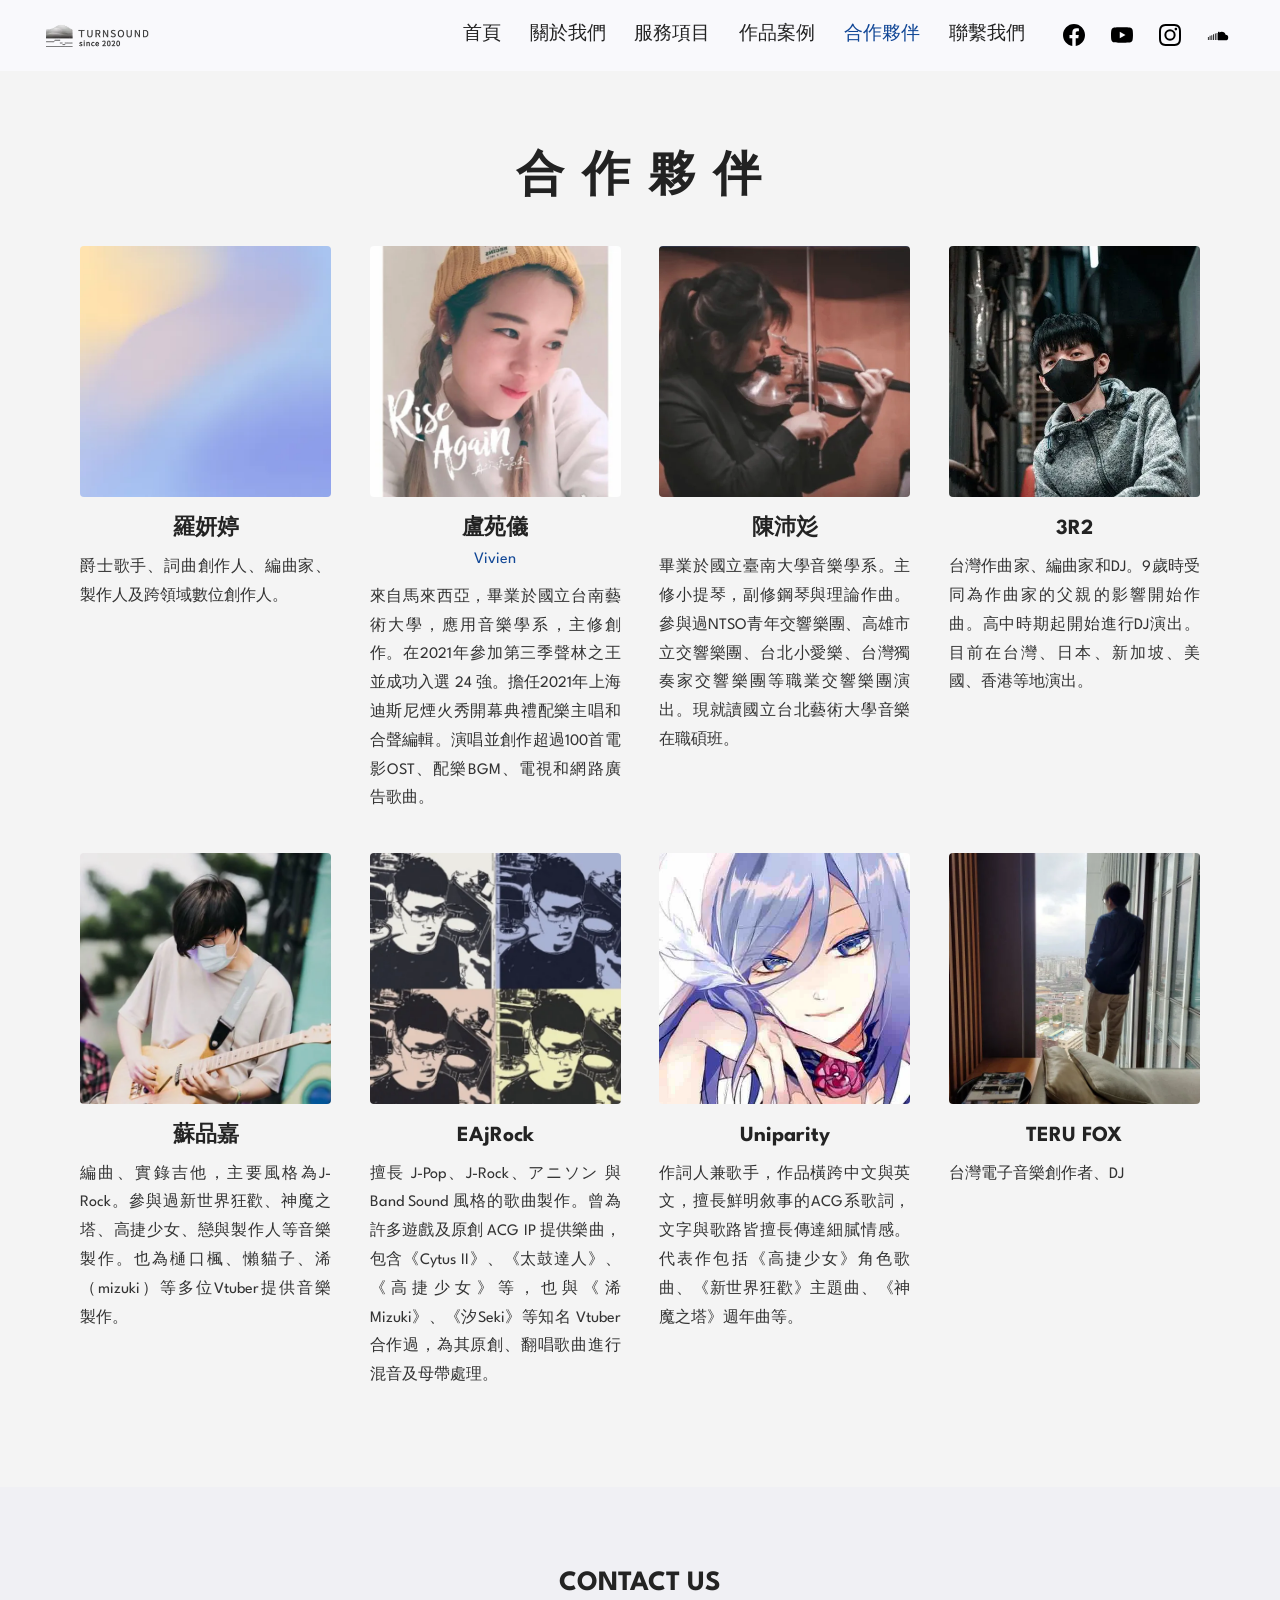
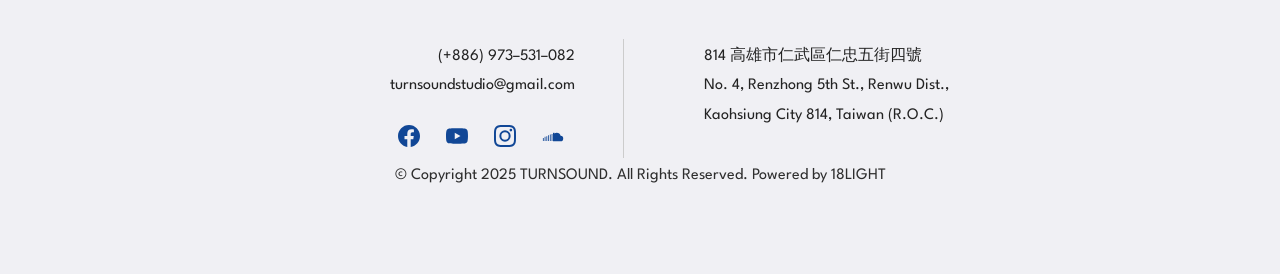
<file: partner.html>
<!DOCTYPE html>
<html lang="zh-Hant">

<head>
  <meta charset="UTF-8">
  <meta name="viewport" content="width=device-width, initial-scale=1">

  <title>TURNSOUND 官方網站 - 合作夥伴｜玩轉音樂 | 音樂製作 | 音樂錄音室 | 配樂製作 | 高雄錄音室</title>
  <meta name="description" content="Turn Sound 是遊戲音樂/音效製作為主的公司。
我們對於音樂以及聲音技術專注與堅持。並且希望拉近聲音作品與客戶的距離，讓音樂音效有如魔法一般但卻不撲朔迷離。
在 Turn Sound 您可以找到最適合的合作方式、製作流程，各方面均可以為你的產品客製化聲響。">

  <meta property="og:title" content="TURNSOUND 官方網站 - 合作夥伴｜玩轉音樂 | 音樂製作 | 音樂錄音室 | 配樂製作 | 高雄錄音室">
  <meta property="og:image" content="assets/img/partner-meta.jpeg">
  <meta property="og:type" content="website">
  <meta name="twitter:card" content="summary_large_image">
  <meta name="twitter:title" content="TURNSOUND 官方網站 - 合作夥伴｜玩轉音樂 | 音樂製作 | 音樂錄音室 | 配樂製作 | 高雄錄音室">
  <meta name="twitter:image:src" content="assets/img/partner-meta.jpeg">

  <link rel="shortcut icon" href="assets/img/turnsound-800x800-128x128.png" type="image/x-icon">
  <link rel="preconnect" href="https://fonts.googleapis.com">
  <link rel="preconnect" href="https://fonts.gstatic.com" crossorigin>
  <link rel="stylesheet" href="https://fonts.googleapis.com/css2?family=Spartan:wght@400;500;700&display=swap">
  <link rel="stylesheet" href="assets/css/main.css">
</head>

<body>

  <svg width="0" height="0" style="position:absolute" aria-hidden="true">
    <symbol id="i-facebook" viewBox="0 0 24 24">
      <path d="M24 12.07C24 5.4 18.63 0 12 0S0 5.4 0 12.07C0 18.1 4.39 23.1 10.13 24v-8.44H7.08v-3.49h3.05V9.41c0-3.02 1.79-4.69 4.53-4.69 1.31 0 2.68.24 2.68.24v2.97h-1.51c-1.49 0-1.96.93-1.96 1.89v2.25h3.33l-.53 3.49h-2.8V24C19.61 23.1 24 18.1 24 12.07Z"/>
    </symbol>
    <symbol id="i-youtube" viewBox="0 0 24 24">
      <path d="M23.5 6.19a3.02 3.02 0 0 0-2.12-2.14C19.5 3.55 12 3.55 12 3.55s-7.5 0-9.38.5A3.02 3.02 0 0 0 .5 6.2C0 8.07 0 12 0 12s0 3.93.5 5.81a3.02 3.02 0 0 0 2.12 2.14c1.88.5 9.38.5 9.38.5s7.5 0 9.38-.5a3.02 3.02 0 0 0 2.12-2.14C24 15.93 24 12 24 12s0-3.93-.5-5.81ZM9.55 15.57V8.43L15.82 12l-6.27 3.57Z"/>
    </symbol>
    <symbol id="i-instagram" viewBox="0 0 24 24">
      <path d="M12 2.16c3.2 0 3.58.01 4.85.07 1.17.05 1.8.25 2.23.41.56.22.96.48 1.38.9.42.42.68.82.9 1.38.16.42.36 1.06.41 2.23.06 1.27.07 1.65.07 4.85s-.01 3.58-.07 4.85c-.05 1.17-.25 1.8-.41 2.23-.22.56-.48.96-.9 1.38-.42.42-.82.68-1.38.9-.42.16-1.06.36-2.23.41-1.27.06-1.65.07-4.85.07s-3.58-.01-4.85-.07c-1.17-.05-1.8-.25-2.23-.41-.56-.22-.96-.48-1.38-.9-.42-.42-.68-.82-.9-1.38-.16-.42-.36-1.06-.41-2.23C2.17 15.58 2.16 15.2 2.16 12s.01-3.58.07-4.85c.05-1.17.25-1.8.41-2.23.22-.56.48-.96.9-1.38.42-.42.82-.68 1.38-.9.42-.16 1.06-.36 2.23-.41C8.42 2.17 8.8 2.16 12 2.16ZM12 0C8.74 0 8.33.01 7.05.07c-1.28.06-2.15.26-2.91.56-.79.3-1.46.72-2.13 1.38C1.35 2.68.94 3.35.63 4.14c-.3.76-.5 1.63-.56 2.91C.01 8.33 0 8.74 0 12s.01 3.67.07 4.95c.06 1.28.26 2.15.56 2.91.3.79.72 1.46 1.38 2.13.67.67 1.34 1.08 2.13 1.38.76.3 1.63.5 2.91.56C8.33 23.99 8.74 24 12 24s3.67-.01 4.95-.07c1.28-.06 2.15-.26 2.91-.56.79-.3 1.46-.72 2.13-1.38.67-.67 1.08-1.34 1.38-2.13.3-.76.5-1.63.56-2.91.06-1.28.07-1.69.07-4.95s-.01-3.67-.07-4.95c-.06-1.28-.26-2.15-.56-2.91-.3-.79-.72-1.46-1.38-2.13C21.32 1.35 20.65.94 19.86.63c-.76-.3-1.63-.5-2.91-.56C15.67.01 15.26 0 12 0Zm0 5.84a6.16 6.16 0 1 0 0 12.32 6.16 6.16 0 0 0 0-12.32ZM12 16a4 4 0 1 1 0-8 4 4 0 0 1 0 8Zm7.85-10.41a1.44 1.44 0 1 1-2.88 0 1.44 1.44 0 0 1 2.88 0Z"/>
    </symbol>
    <symbol id="i-soundcloud" viewBox="0 0 24 24">
      <path d="M1 14.2v3.3h.9v-3.3H1Zm1.9-1.3v4.6h.9v-4.6h-.9Zm1.9-.6v5.2h.9v-5.2h-.9Zm1.9-1.1v6.3h.9v-6.3h-.9Zm1.9-.8v7.1h.9v-7.1h-.9Zm1.9-.6v7.7h.9V9.8h-.9Zm2.9-1.4c-.5 0-1 .1-1.4.3v9.1h8a3 3 0 0 0 .3-6 4.4 4.4 0 0 0-4.3-3.4c-.9 0-1.8.3-2.5.8v-.8Z"/>
    </symbol>
    <symbol id="i-arrow-up" viewBox="0 0 24 24">
      <path d="M12 4 4 12h5v8h6v-8h5L12 4Z"/>
    </symbol>
  </svg>

  <header class="site-header">
    <nav class="nav" aria-label="主選單">
      <a class="nav__logo" href="index.html">
        <img src="assets/img/0108-removebg-preview-225x94.webp" alt="TURN SOUND" width="225" height="94">
      </a>

      <button class="nav__toggle" type="button" aria-expanded="false" aria-controls="nav-menu" aria-label="開啟選單">
        <span class="nav__toggle-bars"></span>
      </button>

      <div class="nav__menu" id="nav-menu">
        <ul class="nav__links">
          <li><a href="index.html">首頁</a></li>
          <li><a href="about.html">關於我們</a></li>
          <li><a href="serve.html">服務項目</a></li>
          <li><a href="work.html">作品案例</a></li>
          <li><a href="partner.html" aria-current="page">合作夥伴</a></li>
          <li><a href="connect.html">聯繫我們</a></li>
        </ul>
        <div class="nav__social">
          <a href="https://www.facebook.com/TurnSound/" target="_blank" rel="noopener" aria-label="Facebook">
            <svg><use href="#i-facebook"></use></svg>
          </a>
          <a href="https://www.youtube.com/@Turn_Sound" target="_blank" rel="noopener" aria-label="YouTube">
            <svg><use href="#i-youtube"></use></svg>
          </a>
          <a href="https://www.instagram.com/turnsoundstudio/" target="_blank" rel="noopener" aria-label="Instagram">
            <svg><use href="#i-instagram"></use></svg>
          </a>
          <a href="https://soundcloud.com/user-339656999" target="_blank" rel="noopener" aria-label="SoundCloud">
            <svg><use href="#i-soundcloud"></use></svg>
          </a>
        </div>
      </div>
    </nav>
  </header>

  <main class="page">

    <div class="page-head">
      <h1>合 作 夥 伴</h1>
    </div>

    <section class="section--alt" style="padding-block-end:var(--pad-section)">
      <div class="wrap">
        <div class="partners">
        <article class="partner">
          <img src="assets/img/background1.webp" alt="羅妍婷" width="564" height="564" loading="lazy">
          <h3>羅妍婷</h3>
          <p>爵士歌手、詞曲創作人、編曲家、製作人及跨領域數位創作人。</p>
        </article>
        <article class="partner">
          <img src="assets/img/363938081-6530778980290842-2375585424212936072-n-564x564.webp" alt="盧苑儀" width="564" height="564" loading="lazy">
          <h3>盧苑儀</h3>
          <p class="role">Vivien</p>
          <p>來自馬來西亞，畢業於國立台南藝術大學，應用音樂學系，主修創作。在2021年參加第三季聲林之王並成功入選 24 強。擔任2021年上海迪斯尼煙火秀開幕典禮配樂主唱和合聲編輯。演唱並創作超過100首電影OST、配樂BGM、電視和網路廣告歌曲。</p>
        </article>
        <article class="partner">
          <img src="assets/img/2023-09-15-5.25.07-564x483.webp" alt="陳沛彣" width="564" height="564" loading="lazy">
          <h3>陳沛彣</h3>
          <p>畢業於國立臺南大學音樂學系。主修小提琴，副修鋼琴與理論作曲。參與過NTSO青年交響樂團、高雄市立交響樂團、台北小愛樂、台灣獨奏家交響樂團等職業交響樂團演出。現就讀國立台北藝術大學音樂在職碩班。</p>
        </article>
        <article class="partner">
          <img src="assets/img/3r2-474x455.webp" alt="3R2" width="564" height="564" loading="lazy">
          <h3>3R2</h3>
          <p>台灣作曲家、編曲家和DJ。9歲時受同為作曲家的父親的影響開始作曲。高中時期起開始進行DJ演出。目前在台灣、日本、新加坡、美國、香港等地演出。</p>
        </article>
        <article class="partner">
          <img src="assets/img/273920327-4863045470454330-3375546061383103826-n-564x571.webp" alt="蘇品嘉" width="564" height="564" loading="lazy">
          <h3>蘇品嘉</h3>
          <p>編曲、實錄吉他，主要風格為J-Rock。參與過新世界狂歡、神魔之塔、高捷少女、戀與製作人等音樂製作。也為樋口楓、懶貓子、浠（mizuki）等多位Vtuber提供音樂製作。</p>
        </article>
        <article class="partner">
          <img src="assets/img/2023-09-15-5.29.19-564x522.webp" alt="EAjRock" width="564" height="564" loading="lazy">
          <h3>EAjRock</h3>
          <p>擅長 J-Pop、J-Rock、アニソン 與 Band Sound 風格的歌曲製作。曾為許多遊戲及原創 ACG IP 提供樂曲，包含《Cytus II》、《太鼓達人》、《高捷少女》等，也與《浠Mizuki》、《汐Seki》等知名 Vtuber 合作過，為其原創、翻唱歌曲進行混音及母帶處理。</p>
        </article>
        <article class="partner">
          <img src="assets/img/370645432-1470726497044389-1694420698345715811-n-500x500.webp" alt="Uniparity" width="564" height="564" loading="lazy">
          <h3>Uniparity</h3>
          <p>作詞人兼歌手，作品橫跨中文與英文，擅長鮮明敘事的ACG系歌詞，文字與歌路皆擅長傳達細膩情感。代表作包括《高捷少女》角色歌曲、《新世界狂歡》主題曲、《神魔之塔》週年曲等。</p>
        </article>
        <article class="partner">
          <img src="assets/img/377103185-698370095471039-6940721472102962178-n-564x564.webp" alt="TERU FOX" width="564" height="564" loading="lazy">
          <h3>TERU FOX</h3>
          <p>台灣電子音樂創作者、DJ</p>
        </article>
        </div>
      </div>
    </section>

  </main>

  <footer class="site-footer">
    <h2>CONTACT US</h2>
    <div class="site-footer__cols wrap">
      <div>
        <p>(+886) 973–531–082</p>
        <p>turnsoundstudio@gmail.com</p>
        <div class="site-footer__social">
          <a href="https://www.facebook.com/TurnSound/" target="_blank" rel="noopener" aria-label="Facebook">
            <svg><use href="#i-facebook"></use></svg>
          </a>
          <a href="https://www.youtube.com/@Turn_Sound" target="_blank" rel="noopener" aria-label="YouTube">
            <svg><use href="#i-youtube"></use></svg>
          </a>
          <a href="https://www.instagram.com/turnsoundstudio/" target="_blank" rel="noopener" aria-label="Instagram">
            <svg><use href="#i-instagram"></use></svg>
          </a>
          <a href="https://soundcloud.com/user-339656999" target="_blank" rel="noopener" aria-label="SoundCloud">
            <svg><use href="#i-soundcloud"></use></svg>
          </a>
        </div>
      </div>
      <div>
        <p>814 高雄市仁武區仁忠五街四號</p>
        <p>No. 4, Renzhong 5th St., Renwu Dist.,</p>
        <p>Kaohsiung City 814, Taiwan (R.O.C.)</p>
      </div>
    </div>
    <p class="site-footer__copy">© Copyright 2025 TURNSOUND. All Rights Reserved. Powered by 18LIGHT</p>
  </footer>

  <button class="to-top" type="button" aria-label="回到頂端">
    <svg><use href="#i-arrow-up"></use></svg>
  </button>

  <script src="assets/js/main.js" defer></script>
</body>

</html>
</file>
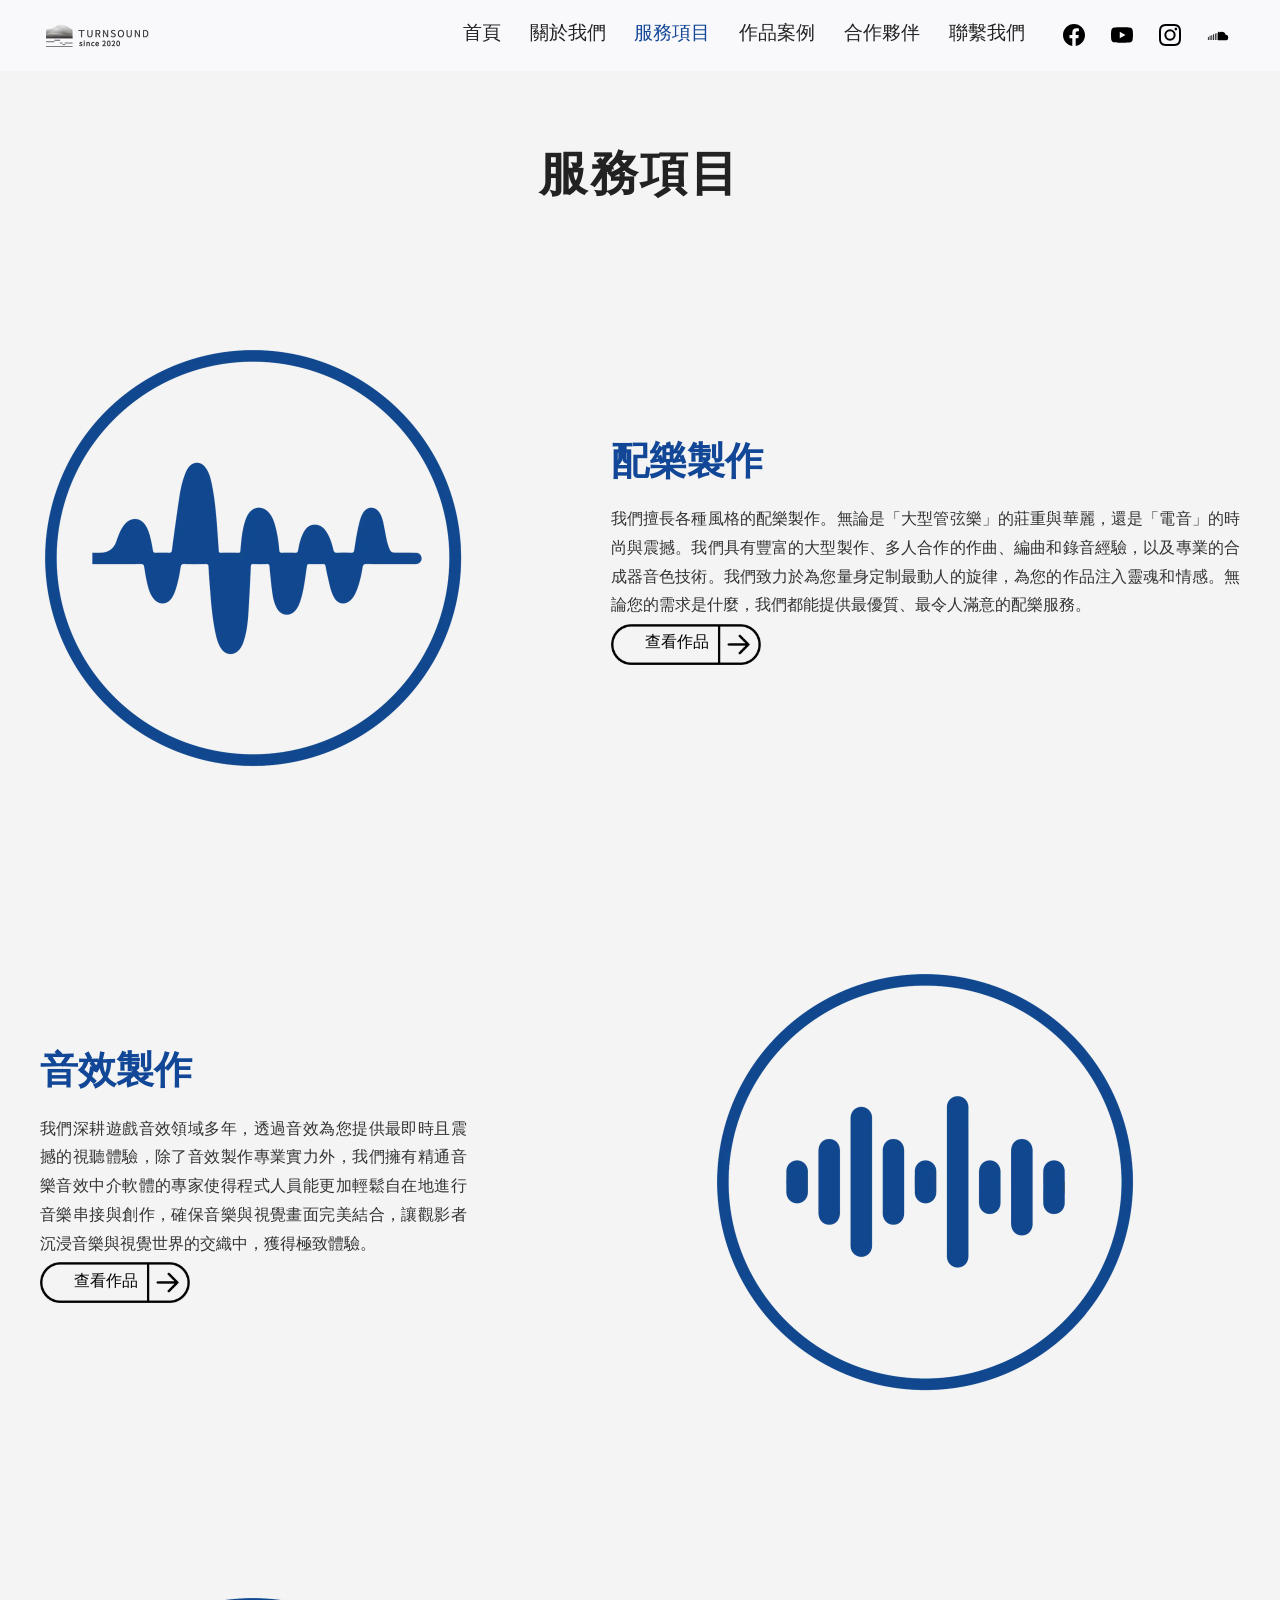
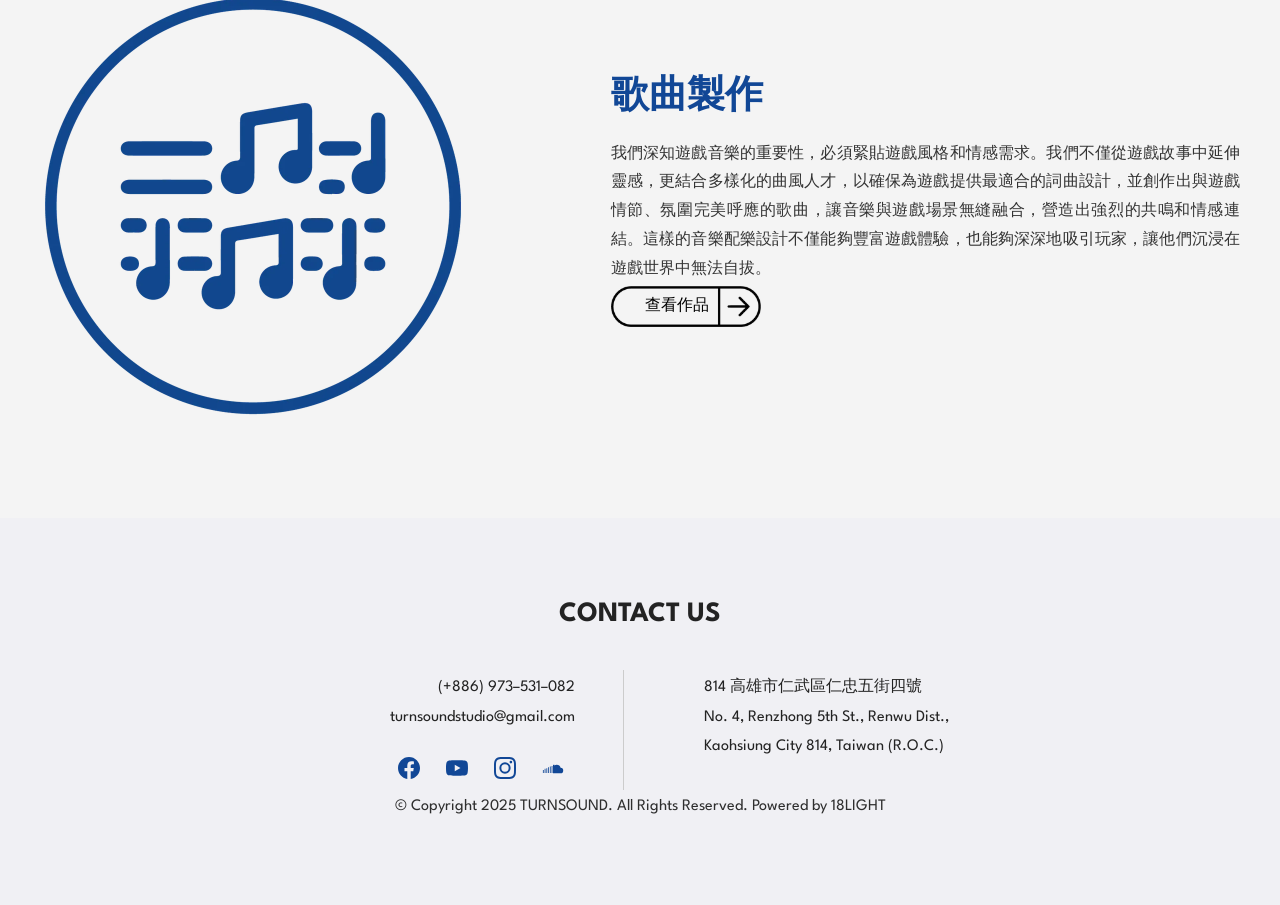
<file: serve.html>
<!DOCTYPE html>
<html lang="zh-Hant">

<head>
  <meta charset="UTF-8">
  <meta name="viewport" content="width=device-width, initial-scale=1">

  <title>TURNSOUND 官方網站 - 服務項目｜玩轉音樂 | 音樂製作 | 音樂錄音室 | 配樂製作 | 高雄錄音室</title>
  <meta name="description" content="Turn Sound 是遊戲音樂/音效製作為主的公司。
我們對於音樂以及聲音技術專注與堅持。並且希望拉近聲音作品與客戶的距離，讓音樂音效有如魔法一般但卻不撲朔迷離。
在 Turn Sound 您可以找到最適合的合作方式、製作流程，各方面均可以為你的產品客製化聲響。">

  <meta property="og:title" content="TURNSOUND 官方網站 - 服務項目｜玩轉音樂 | 音樂製作 | 音樂錄音室 | 配樂製作 | 高雄錄音室">
  <meta property="og:image" content="assets/img/serve-meta.jpeg">
  <meta property="og:type" content="website">
  <meta name="twitter:card" content="summary_large_image">
  <meta name="twitter:title" content="TURNSOUND 官方網站 - 服務項目｜玩轉音樂 | 音樂製作 | 音樂錄音室 | 配樂製作 | 高雄錄音室">
  <meta name="twitter:image:src" content="assets/img/serve-meta.jpeg">

  <link rel="shortcut icon" href="assets/img/turnsound-800x800-128x128.png" type="image/x-icon">
  <link rel="preconnect" href="https://fonts.googleapis.com">
  <link rel="preconnect" href="https://fonts.gstatic.com" crossorigin>
  <link rel="stylesheet" href="https://fonts.googleapis.com/css2?family=Spartan:wght@400;500;700&display=swap">
  <link rel="stylesheet" href="assets/css/main.css">
</head>

<body>

  <svg width="0" height="0" style="position:absolute" aria-hidden="true">
    <symbol id="i-facebook" viewBox="0 0 24 24">
      <path d="M24 12.07C24 5.4 18.63 0 12 0S0 5.4 0 12.07C0 18.1 4.39 23.1 10.13 24v-8.44H7.08v-3.49h3.05V9.41c0-3.02 1.79-4.69 4.53-4.69 1.31 0 2.68.24 2.68.24v2.97h-1.51c-1.49 0-1.96.93-1.96 1.89v2.25h3.33l-.53 3.49h-2.8V24C19.61 23.1 24 18.1 24 12.07Z"/>
    </symbol>
    <symbol id="i-youtube" viewBox="0 0 24 24">
      <path d="M23.5 6.19a3.02 3.02 0 0 0-2.12-2.14C19.5 3.55 12 3.55 12 3.55s-7.5 0-9.38.5A3.02 3.02 0 0 0 .5 6.2C0 8.07 0 12 0 12s0 3.93.5 5.81a3.02 3.02 0 0 0 2.12 2.14c1.88.5 9.38.5 9.38.5s7.5 0 9.38-.5a3.02 3.02 0 0 0 2.12-2.14C24 15.93 24 12 24 12s0-3.93-.5-5.81ZM9.55 15.57V8.43L15.82 12l-6.27 3.57Z"/>
    </symbol>
    <symbol id="i-instagram" viewBox="0 0 24 24">
      <path d="M12 2.16c3.2 0 3.58.01 4.85.07 1.17.05 1.8.25 2.23.41.56.22.96.48 1.38.9.42.42.68.82.9 1.38.16.42.36 1.06.41 2.23.06 1.27.07 1.65.07 4.85s-.01 3.58-.07 4.85c-.05 1.17-.25 1.8-.41 2.23-.22.56-.48.96-.9 1.38-.42.42-.82.68-1.38.9-.42.16-1.06.36-2.23.41-1.27.06-1.65.07-4.85.07s-3.58-.01-4.85-.07c-1.17-.05-1.8-.25-2.23-.41-.56-.22-.96-.48-1.38-.9-.42-.42-.68-.82-.9-1.38-.16-.42-.36-1.06-.41-2.23C2.17 15.58 2.16 15.2 2.16 12s.01-3.58.07-4.85c.05-1.17.25-1.8.41-2.23.22-.56.48-.96.9-1.38.42-.42.82-.68 1.38-.9.42-.16 1.06-.36 2.23-.41C8.42 2.17 8.8 2.16 12 2.16ZM12 0C8.74 0 8.33.01 7.05.07c-1.28.06-2.15.26-2.91.56-.79.3-1.46.72-2.13 1.38C1.35 2.68.94 3.35.63 4.14c-.3.76-.5 1.63-.56 2.91C.01 8.33 0 8.74 0 12s.01 3.67.07 4.95c.06 1.28.26 2.15.56 2.91.3.79.72 1.46 1.38 2.13.67.67 1.34 1.08 2.13 1.38.76.3 1.63.5 2.91.56C8.33 23.99 8.74 24 12 24s3.67-.01 4.95-.07c1.28-.06 2.15-.26 2.91-.56.79-.3 1.46-.72 2.13-1.38.67-.67 1.08-1.34 1.38-2.13.3-.76.5-1.63.56-2.91.06-1.28.07-1.69.07-4.95s-.01-3.67-.07-4.95c-.06-1.28-.26-2.15-.56-2.91-.3-.79-.72-1.46-1.38-2.13C21.32 1.35 20.65.94 19.86.63c-.76-.3-1.63-.5-2.91-.56C15.67.01 15.26 0 12 0Zm0 5.84a6.16 6.16 0 1 0 0 12.32 6.16 6.16 0 0 0 0-12.32ZM12 16a4 4 0 1 1 0-8 4 4 0 0 1 0 8Zm7.85-10.41a1.44 1.44 0 1 1-2.88 0 1.44 1.44 0 0 1 2.88 0Z"/>
    </symbol>
    <symbol id="i-soundcloud" viewBox="0 0 24 24">
      <path d="M1 14.2v3.3h.9v-3.3H1Zm1.9-1.3v4.6h.9v-4.6h-.9Zm1.9-.6v5.2h.9v-5.2h-.9Zm1.9-1.1v6.3h.9v-6.3h-.9Zm1.9-.8v7.1h.9v-7.1h-.9Zm1.9-.6v7.7h.9V9.8h-.9Zm2.9-1.4c-.5 0-1 .1-1.4.3v9.1h8a3 3 0 0 0 .3-6 4.4 4.4 0 0 0-4.3-3.4c-.9 0-1.8.3-2.5.8v-.8Z"/>
    </symbol>
    <symbol id="i-arrow-up" viewBox="0 0 24 24">
      <path d="M12 4 4 12h5v8h6v-8h5L12 4Z"/>
    </symbol>
  </svg>

  <header class="site-header">
    <nav class="nav" aria-label="主選單">
      <a class="nav__logo" href="index.html">
        <img src="assets/img/0108-removebg-preview-225x94.webp" alt="TURN SOUND" width="225" height="94">
      </a>

      <button class="nav__toggle" type="button" aria-expanded="false" aria-controls="nav-menu" aria-label="開啟選單">
        <span class="nav__toggle-bars"></span>
      </button>

      <div class="nav__menu" id="nav-menu">
        <ul class="nav__links">
          <li><a href="index.html">首頁</a></li>
          <li><a href="about.html">關於我們</a></li>
          <li><a href="serve.html" aria-current="page">服務項目</a></li>
          <li><a href="work.html">作品案例</a></li>
          <li><a href="partner.html">合作夥伴</a></li>
          <li><a href="connect.html">聯繫我們</a></li>
        </ul>
        <div class="nav__social">
          <a href="https://www.facebook.com/TurnSound/" target="_blank" rel="noopener" aria-label="Facebook">
            <svg><use href="#i-facebook"></use></svg>
          </a>
          <a href="https://www.youtube.com/@Turn_Sound" target="_blank" rel="noopener" aria-label="YouTube">
            <svg><use href="#i-youtube"></use></svg>
          </a>
          <a href="https://www.instagram.com/turnsoundstudio/" target="_blank" rel="noopener" aria-label="Instagram">
            <svg><use href="#i-instagram"></use></svg>
          </a>
          <a href="https://soundcloud.com/user-339656999" target="_blank" rel="noopener" aria-label="SoundCloud">
            <svg><use href="#i-soundcloud"></use></svg>
          </a>
        </div>
      </div>
    </nav>
  </header>

  <main class="page">

    <div class="page-head">
      <h1>服務項目</h1>
    </div>

    <section class="split split--service">
      <div class="split__media">
        <img src="assets/img/01-icon-blue.webp" alt="配樂製作" width="864" height="864" loading="lazy">
      </div>
      <div class="split__inner wrap">
        <h2 class="split__title">配樂製作</h2>
        <div class="split__body">
          <p class="split__text">
            我們擅長各種風格的配樂製作。無論是「大型管弦樂」的莊重與華麗，還是「電音」的時尚與震撼。我們具有豐富的大型製作、多人合作的作曲、編曲和錄音經驗，以及專業的合成器音色技術。我們致力於為您量身定制最動人的旋律，為您的作品注入靈魂和情感。無論您的需求是什麼，我們都能提供最優質、最令人滿意的配樂服務。
          </p>
        </div>
        <a href="work.html" class="btn-img">
          <img src="assets/img/04-button.webp" alt="" width="240" height="65" loading="lazy">
          <span>查看作品</span>
        </a>
      </div>
    </section>

    <section class="split split--service split--flip">
      <div class="split__media">
        <img src="assets/img/02-icon-blue.webp" alt="音效製作" width="864" height="864" loading="lazy">
      </div>
      <div class="split__inner wrap">
        <h2 class="split__title">音效製作</h2>
        <div class="split__body">
          <p class="split__text">
            我們深耕遊戲音效領域多年，透過音效為您提供最即時且震撼的視聽體驗，除了音效製作專業實力外，我們擁有精通音樂音效中介軟體的專家使得程式人員能更加輕鬆自在地進行音樂串接與創作，確保音樂與視覺畫面完美結合，讓觀影者沉浸音樂與視覺世界的交織中，獲得極致體驗。
          </p>
        </div>
        <a href="work.html" class="btn-img">
          <img src="assets/img/04-button.webp" alt="" width="240" height="65" loading="lazy">
          <span>查看作品</span>
        </a>
      </div>
    </section>

    <section class="split split--service">
      <div class="split__media">
        <img src="assets/img/03-icon-blue.webp" alt="歌曲製作" width="864" height="864" loading="lazy">
      </div>
      <div class="split__inner wrap">
        <h2 class="split__title">歌曲製作</h2>
        <div class="split__body">
          <p class="split__text">
            我們深知遊戲音樂的重要性，必須緊貼遊戲風格和情感需求。我們不僅從遊戲故事中延伸靈感，更結合多樣化的曲風人才，以確保為遊戲提供最適合的詞曲設計，並創作出與遊戲情節、氛圍完美呼應的歌曲，讓音樂與遊戲場景無縫融合，營造出強烈的共鳴和情感連結。這樣的音樂配樂設計不僅能夠豐富遊戲體驗，也能夠深深地吸引玩家，讓他們沉浸在遊戲世界中無法自拔。
          </p>
        </div>
        <a href="work.html" class="btn-img">
          <img src="assets/img/04-button.webp" alt="" width="240" height="65" loading="lazy">
          <span>查看作品</span>
        </a>
      </div>
    </section>

  </main>

  <footer class="site-footer">
    <h2>CONTACT US</h2>
    <div class="site-footer__cols wrap">
      <div>
        <p>(+886) 973–531–082</p>
        <p>turnsoundstudio@gmail.com</p>
        <div class="site-footer__social">
          <a href="https://www.facebook.com/TurnSound/" target="_blank" rel="noopener" aria-label="Facebook">
            <svg><use href="#i-facebook"></use></svg>
          </a>
          <a href="https://www.youtube.com/@Turn_Sound" target="_blank" rel="noopener" aria-label="YouTube">
            <svg><use href="#i-youtube"></use></svg>
          </a>
          <a href="https://www.instagram.com/turnsoundstudio/" target="_blank" rel="noopener" aria-label="Instagram">
            <svg><use href="#i-instagram"></use></svg>
          </a>
          <a href="https://soundcloud.com/user-339656999" target="_blank" rel="noopener" aria-label="SoundCloud">
            <svg><use href="#i-soundcloud"></use></svg>
          </a>
        </div>
      </div>
      <div>
        <p>814 高雄市仁武區仁忠五街四號</p>
        <p>No. 4, Renzhong 5th St., Renwu Dist.,</p>
        <p>Kaohsiung City 814, Taiwan (R.O.C.)</p>
      </div>
    </div>
    <p class="site-footer__copy">© Copyright 2025 TURNSOUND. All Rights Reserved. Powered by 18LIGHT</p>
  </footer>

  <button class="to-top" type="button" aria-label="回到頂端">
    <svg><use href="#i-arrow-up"></use></svg>
  </button>

  <script src="assets/js/main.js" defer></script>
</body>

</html>
</file>
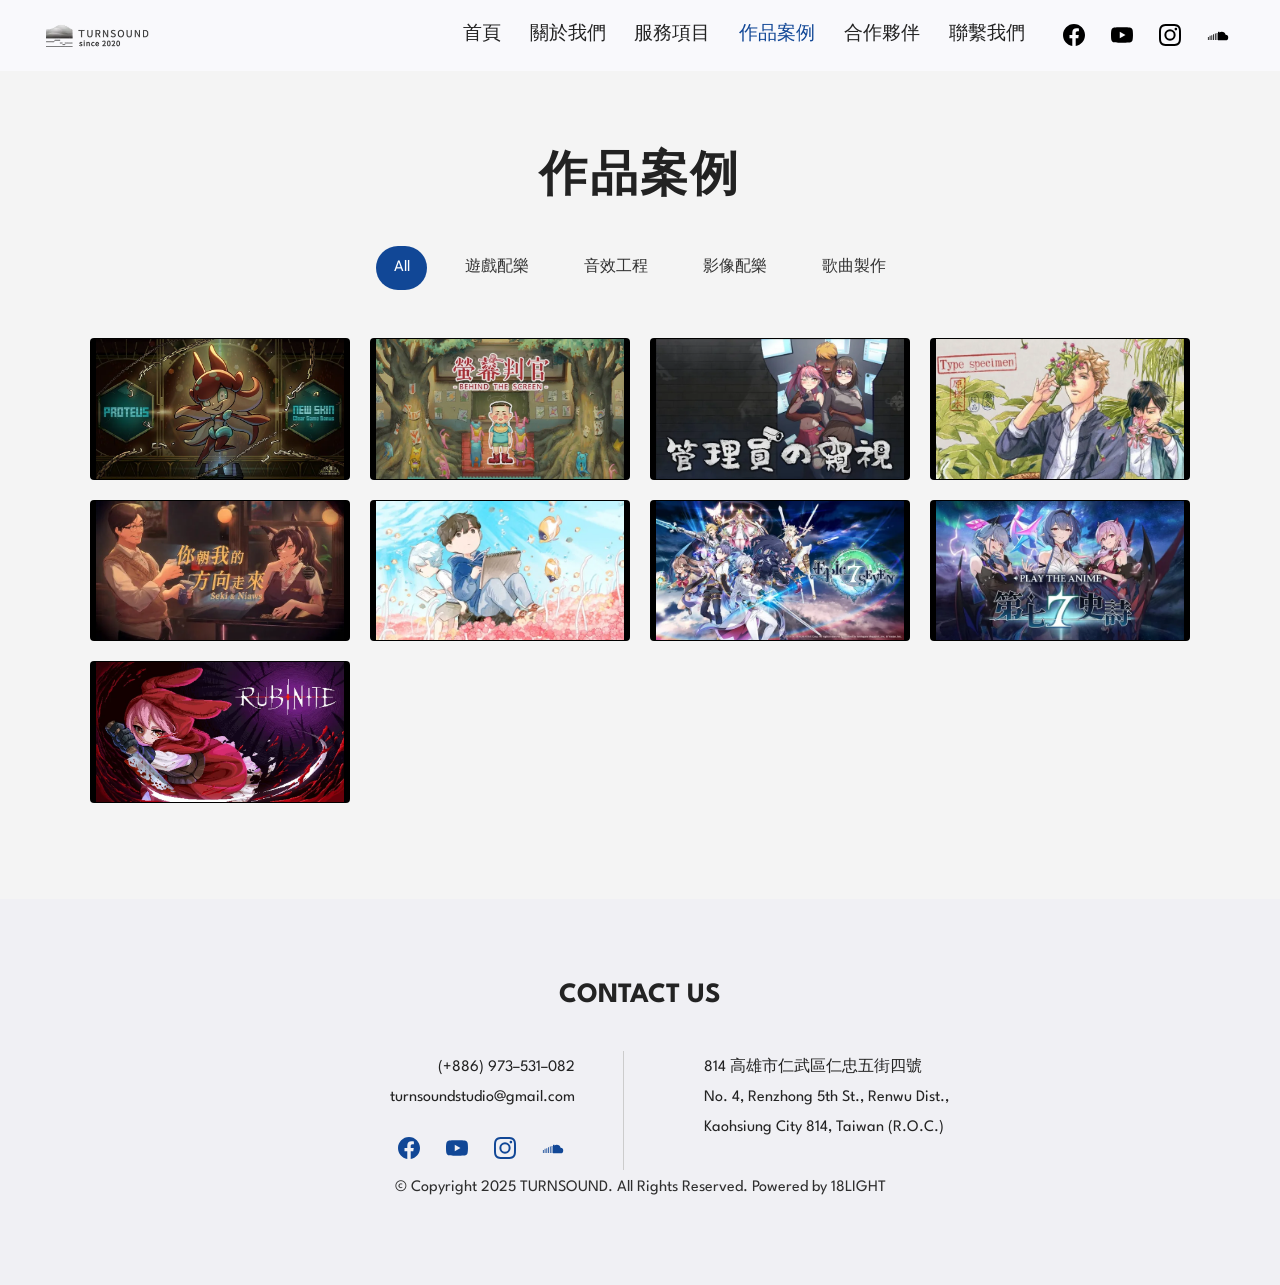
<file: work.html>
<!DOCTYPE html>
<html lang="zh-Hant">

<head>
  <meta charset="UTF-8">
  <meta name="viewport" content="width=device-width, initial-scale=1">

  <title>TURNSOUND 官方網站 - 作品案例｜玩轉音樂 | 音樂製作 | 音樂錄音室 | 配樂製作 | 高雄錄音室</title>
  <meta name="description" content="Turn Sound 是遊戲音樂/音效製作為主的公司。
我們對於音樂以及聲音技術專注與堅持。並且希望拉近聲音作品與客戶的距離，讓音樂音效有如魔法一般但卻不撲朔迷離。
在 Turn Sound 您可以找到最適合的合作方式、製作流程，各方面均可以為你的產品客製化聲響。">

  <meta property="og:title" content="TURNSOUND 官方網站 - 作品案例｜玩轉音樂 | 音樂製作 | 音樂錄音室 | 配樂製作 | 高雄錄音室">
  <meta property="og:image" content="assets/img/work-meta.jpeg">
  <meta property="og:type" content="website">
  <meta name="twitter:card" content="summary_large_image">
  <meta name="twitter:title" content="TURNSOUND 官方網站 - 作品案例｜玩轉音樂 | 音樂製作 | 音樂錄音室 | 配樂製作 | 高雄錄音室">
  <meta name="twitter:image:src" content="assets/img/work-meta.jpeg">

  <link rel="shortcut icon" href="assets/img/turnsound-800x800-128x128.png" type="image/x-icon">
  <link rel="preconnect" href="https://fonts.googleapis.com">
  <link rel="preconnect" href="https://fonts.gstatic.com" crossorigin>
  <link rel="stylesheet" href="https://fonts.googleapis.com/css2?family=Spartan:wght@400;500;700&display=swap">
  <link rel="stylesheet" href="assets/css/main.css">
</head>

<body>

  <svg width="0" height="0" style="position:absolute" aria-hidden="true">
    <symbol id="i-facebook" viewBox="0 0 24 24">
      <path d="M24 12.07C24 5.4 18.63 0 12 0S0 5.4 0 12.07C0 18.1 4.39 23.1 10.13 24v-8.44H7.08v-3.49h3.05V9.41c0-3.02 1.79-4.69 4.53-4.69 1.31 0 2.68.24 2.68.24v2.97h-1.51c-1.49 0-1.96.93-1.96 1.89v2.25h3.33l-.53 3.49h-2.8V24C19.61 23.1 24 18.1 24 12.07Z"/>
    </symbol>
    <symbol id="i-youtube" viewBox="0 0 24 24">
      <path d="M23.5 6.19a3.02 3.02 0 0 0-2.12-2.14C19.5 3.55 12 3.55 12 3.55s-7.5 0-9.38.5A3.02 3.02 0 0 0 .5 6.2C0 8.07 0 12 0 12s0 3.93.5 5.81a3.02 3.02 0 0 0 2.12 2.14c1.88.5 9.38.5 9.38.5s7.5 0 9.38-.5a3.02 3.02 0 0 0 2.12-2.14C24 15.93 24 12 24 12s0-3.93-.5-5.81ZM9.55 15.57V8.43L15.82 12l-6.27 3.57Z"/>
    </symbol>
    <symbol id="i-instagram" viewBox="0 0 24 24">
      <path d="M12 2.16c3.2 0 3.58.01 4.85.07 1.17.05 1.8.25 2.23.41.56.22.96.48 1.38.9.42.42.68.82.9 1.38.16.42.36 1.06.41 2.23.06 1.27.07 1.65.07 4.85s-.01 3.58-.07 4.85c-.05 1.17-.25 1.8-.41 2.23-.22.56-.48.96-.9 1.38-.42.42-.82.68-1.38.9-.42.16-1.06.36-2.23.41-1.27.06-1.65.07-4.85.07s-3.58-.01-4.85-.07c-1.17-.05-1.8-.25-2.23-.41-.56-.22-.96-.48-1.38-.9-.42-.42-.68-.82-.9-1.38-.16-.42-.36-1.06-.41-2.23C2.17 15.58 2.16 15.2 2.16 12s.01-3.58.07-4.85c.05-1.17.25-1.8.41-2.23.22-.56.48-.96.9-1.38.42-.42.82-.68 1.38-.9.42-.16 1.06-.36 2.23-.41C8.42 2.17 8.8 2.16 12 2.16ZM12 0C8.74 0 8.33.01 7.05.07c-1.28.06-2.15.26-2.91.56-.79.3-1.46.72-2.13 1.38C1.35 2.68.94 3.35.63 4.14c-.3.76-.5 1.63-.56 2.91C.01 8.33 0 8.74 0 12s.01 3.67.07 4.95c.06 1.28.26 2.15.56 2.91.3.79.72 1.46 1.38 2.13.67.67 1.34 1.08 2.13 1.38.76.3 1.63.5 2.91.56C8.33 23.99 8.74 24 12 24s3.67-.01 4.95-.07c1.28-.06 2.15-.26 2.91-.56.79-.3 1.46-.72 2.13-1.38.67-.67 1.08-1.34 1.38-2.13.3-.76.5-1.63.56-2.91.06-1.28.07-1.69.07-4.95s-.01-3.67-.07-4.95c-.06-1.28-.26-2.15-.56-2.91-.3-.79-.72-1.46-1.38-2.13C21.32 1.35 20.65.94 19.86.63c-.76-.3-1.63-.5-2.91-.56C15.67.01 15.26 0 12 0Zm0 5.84a6.16 6.16 0 1 0 0 12.32 6.16 6.16 0 0 0 0-12.32ZM12 16a4 4 0 1 1 0-8 4 4 0 0 1 0 8Zm7.85-10.41a1.44 1.44 0 1 1-2.88 0 1.44 1.44 0 0 1 2.88 0Z"/>
    </symbol>
    <symbol id="i-soundcloud" viewBox="0 0 24 24">
      <path d="M1 14.2v3.3h.9v-3.3H1Zm1.9-1.3v4.6h.9v-4.6h-.9Zm1.9-.6v5.2h.9v-5.2h-.9Zm1.9-1.1v6.3h.9v-6.3h-.9Zm1.9-.8v7.1h.9v-7.1h-.9Zm1.9-.6v7.7h.9V9.8h-.9Zm2.9-1.4c-.5 0-1 .1-1.4.3v9.1h8a3 3 0 0 0 .3-6 4.4 4.4 0 0 0-4.3-3.4c-.9 0-1.8.3-2.5.8v-.8Z"/>
    </symbol>
    <symbol id="i-arrow-up" viewBox="0 0 24 24">
      <path d="M12 4 4 12h5v8h6v-8h5L12 4Z"/>
    </symbol>
  </svg>

  <header class="site-header">
    <nav class="nav" aria-label="主選單">
      <a class="nav__logo" href="index.html">
        <img src="assets/img/0108-removebg-preview-225x94.webp" alt="TURN SOUND" width="225" height="94">
      </a>

      <button class="nav__toggle" type="button" aria-expanded="false" aria-controls="nav-menu" aria-label="開啟選單">
        <span class="nav__toggle-bars"></span>
      </button>

      <div class="nav__menu" id="nav-menu">
        <ul class="nav__links">
          <li><a href="index.html">首頁</a></li>
          <li><a href="about.html">關於我們</a></li>
          <li><a href="serve.html">服務項目</a></li>
          <li><a href="work.html" aria-current="page">作品案例</a></li>
          <li><a href="partner.html">合作夥伴</a></li>
          <li><a href="connect.html">聯繫我們</a></li>
        </ul>
        <div class="nav__social">
          <a href="https://www.facebook.com/TurnSound/" target="_blank" rel="noopener" aria-label="Facebook">
            <svg><use href="#i-facebook"></use></svg>
          </a>
          <a href="https://www.youtube.com/@Turn_Sound" target="_blank" rel="noopener" aria-label="YouTube">
            <svg><use href="#i-youtube"></use></svg>
          </a>
          <a href="https://www.instagram.com/turnsoundstudio/" target="_blank" rel="noopener" aria-label="Instagram">
            <svg><use href="#i-instagram"></use></svg>
          </a>
          <a href="https://soundcloud.com/user-339656999" target="_blank" rel="noopener" aria-label="SoundCloud">
            <svg><use href="#i-soundcloud"></use></svg>
          </a>
        </div>
      </div>
    </nav>
  </header>

  <main class="page">

    <div class="page-head">
      <h1>作品案例</h1>
    </div>

    <section class="section--alt" style="padding-block-end:var(--pad-section)">
      <div class="wrap">
        <div class="filters">
        <button type="button" data-tag="all" aria-pressed="true">All</button>
        <button type="button" data-tag="gm" aria-pressed="false">遊戲配樂</button>
        <button type="button" data-tag="se" aria-pressed="false">音效工程</button>
        <button type="button" data-tag="vm" aria-pressed="false">影像配樂</button>
        <button type="button" data-tag="sp" aria-pressed="false">歌曲製作</button>
        </div>

        <div class="works">
        <button class="works__item" type="button" data-tag="gm" data-type="video" data-src="https://www.youtube.com/embed/71nM-5-Z5pc" aria-label="播放作品 1">
          <img src="assets/img/mobirise2023-8-3-23-1-16.webp" alt="作品案例 1" width="780" height="439" loading="lazy">
        </button>
        <button class="works__item" type="button" data-tag="gm" data-type="video" data-src="https://www.youtube.com/embed/jQeuShZD5Uk" aria-label="播放作品 2">
          <img src="assets/img/1920x1080-800x450.webp" alt="作品案例 2" width="780" height="439" loading="lazy">
        </button>
        <button class="works__item" type="button" data-tag="se" data-type="image" data-src="assets/img/1440x810-800x450.webp" aria-label="播放作品 3">
          <img src="assets/img/1440x810-800x450.webp" alt="作品案例 3" width="780" height="439" loading="lazy">
        </button>
        <button class="works__item" type="button" data-tag="vm" data-type="video" data-src="https://www.youtube.com/embed/rIn9m2YNfn0" aria-label="播放作品 4">
          <img src="assets/img/950x500-800x421.webp" alt="作品案例 4" width="780" height="439" loading="lazy">
        </button>
        <button class="works__item" type="button" data-tag="sp" data-type="video" data-src="https://www.youtube.com/embed/jQgeNVsAGR0" aria-label="播放作品 5">
          <img src="assets/img/686x386-686x386.webp" alt="作品案例 5" width="780" height="439" loading="lazy">
        </button>
        <button class="works__item" type="button" data-tag="vm" data-type="video" data-src="https://www.youtube.com/embed/gIFv0lskAAk" aria-label="播放作品 6">
          <img src="assets/img/1024x539-800x421.webp" alt="作品案例 6" width="780" height="439" loading="lazy">
        </button>
        <button class="works__item" type="button" data-tag="gm" data-type="video" data-src="https://www.youtube.com/embed/xU-7Nplj2DA" aria-label="播放作品 7">
          <img src="assets/img/promise-1200x675-800x450.webp" alt="作品案例 7" width="780" height="439" loading="lazy">
        </button>
        <button class="works__item" type="button" data-tag="gm" data-type="video" data-src="https://www.youtube.com/embed/YaQLSMnB1L8" aria-label="播放作品 8">
          <img src="assets/img/ill-be-your-energy-1200x630-800x420.webp" alt="作品案例 8" width="780" height="439" loading="lazy">
        </button>
        <button class="works__item" type="button" data-tag="gm, se" data-type="video" data-src="https://www.youtube.com/embed/WlKHtBKE_x0" aria-label="播放作品 9">
          <img src="assets/img/mobirise2023-8-3-23-1-51.webp" alt="作品案例 9" width="780" height="439" loading="lazy">
        </button>
        </div>
      </div>
    </section>

    <dialog class="lightbox" aria-label="作品播放">
      <button class="lightbox__close" type="button" aria-label="關閉">&times;</button>
      <div class="lightbox__body"></div>
    </dialog>

  </main>

  <footer class="site-footer">
    <h2>CONTACT US</h2>
    <div class="site-footer__cols wrap">
      <div>
        <p>(+886) 973–531–082</p>
        <p>turnsoundstudio@gmail.com</p>
        <div class="site-footer__social">
          <a href="https://www.facebook.com/TurnSound/" target="_blank" rel="noopener" aria-label="Facebook">
            <svg><use href="#i-facebook"></use></svg>
          </a>
          <a href="https://www.youtube.com/@Turn_Sound" target="_blank" rel="noopener" aria-label="YouTube">
            <svg><use href="#i-youtube"></use></svg>
          </a>
          <a href="https://www.instagram.com/turnsoundstudio/" target="_blank" rel="noopener" aria-label="Instagram">
            <svg><use href="#i-instagram"></use></svg>
          </a>
          <a href="https://soundcloud.com/user-339656999" target="_blank" rel="noopener" aria-label="SoundCloud">
            <svg><use href="#i-soundcloud"></use></svg>
          </a>
        </div>
      </div>
      <div>
        <p>814 高雄市仁武區仁忠五街四號</p>
        <p>No. 4, Renzhong 5th St., Renwu Dist.,</p>
        <p>Kaohsiung City 814, Taiwan (R.O.C.)</p>
      </div>
    </div>
    <p class="site-footer__copy">© Copyright 2025 TURNSOUND. All Rights Reserved. Powered by 18LIGHT</p>
  </footer>

  <button class="to-top" type="button" aria-label="回到頂端">
    <svg><use href="#i-arrow-up"></use></svg>
  </button>

  <script src="assets/js/main.js" defer></script>
</body>

</html>
</file>
<file: assets/css/main.css>
/* ==========================================================================
   TURN SOUND — 全站樣式
   取代 Mobirise 產生的 mbr-additional.css / theme/style.css / bootstrap
   斷點只有兩個：768px（手機↔平板）、1024px（平板↔桌機）
   字級與間距以 clamp() 流體縮放，多數區塊不需要斷點
   ========================================================================== */

/* --- Design tokens ------------------------------------------------------ */
:root {
  --brand: #114796;
  --ink: #232323;
  --ink-2: #333;
  --ink-soft: #65676c;
  --bg: #fff;
  --bg-alt: #f4f4f4;
  --bg-nav: #f9f9fc;
  --bg-footer: #f0f0f4;
  --line: #ccc;

  --font: "Spartan", "PingFang TC", "Noto Sans TC", "Microsoft JhengHei", sans-serif;

  /* 流體字級：手機 → 桌機 */
  --fs-hero: clamp(1.75rem, 6.5vw, 4rem);
  --fs-h2: clamp(1.75rem, 4vw, 3rem);
  --fs-h3: clamp(1.5rem, 3vw, 2.5rem);
  --fs-body: clamp(1rem, 1.1vw, 1.3rem);
  --fs-nav: 1.2rem;

  --pad-section: clamp(3rem, 8vw, 6rem);
  --gutter: clamp(1.25rem, 5vw, 2.5rem);
  --maxw: 1200px;
  --nav-h: 71px;
}

/* --- Reset -------------------------------------------------------------- */
*, *::before, *::after { box-sizing: border-box; }
* { margin: 0; }

html { -webkit-text-size-adjust: 100%; scroll-behavior: smooth; }
@media (prefers-reduced-motion: reduce) {
  html { scroll-behavior: auto; }
  *, *::before, *::after { animation-duration: .01ms !important; transition-duration: .01ms !important; }
}

body {
  font-family: var(--font);
  font-size: var(--fs-body);
  line-height: 1.5;
  color: var(--ink);
  background: var(--bg);
  -webkit-font-smoothing: antialiased;
  /* 防呆：任何區塊萬一溢出也不會產生整頁橫向捲動與白邊 */
  overflow-x: hidden;
}

img, picture, svg, iframe { display: block; max-width: 100%; }
img { height: auto; }
a { color: inherit; text-decoration: none; }
button { font: inherit; color: inherit; background: none; border: 0; cursor: pointer; }
ul { list-style: none; padding: 0; }
h1, h2, h3, h4 { line-height: 1.15; font-weight: 700; text-wrap: balance; }
p { text-wrap: pretty; }

:focus-visible { outline: 3px solid var(--brand); outline-offset: 3px; }

/* --- Layout ------------------------------------------------------------- */
.wrap { width: 100%; max-width: var(--maxw); margin-inline: auto; padding-inline: var(--gutter); }
.section { padding-block: var(--pad-section); }
.section--alt { background: var(--bg-alt); }
.visually-hidden {
  position: absolute; width: 1px; height: 1px; padding: 0;
  overflow: hidden; clip-path: inset(50%); white-space: nowrap;
}

/* --- Header / Nav ------------------------------------------------------- */
.site-header {
  position: fixed; inset-block-start: 0; inset-inline: 0; z-index: 1000;
  background: var(--bg-nav);
}
.nav {
  display: flex; align-items: center; gap: 1rem;
  min-height: var(--nav-h);
  max-width: 1600px; margin-inline: auto;
  padding-inline: var(--gutter);
}
.nav__logo img { height: 48px; width: auto; }
.nav__toggle {
  margin-inline-start: auto;
  display: grid; place-content: center;
  width: 48px; height: 48px;            /* 觸控目標 ≥44px */
  margin-inline-end: -12px;
}
.nav__toggle-bars { display: block; width: 26px; height: 2px; background: var(--ink); position: relative; }
.nav__toggle-bars::before,
.nav__toggle-bars::after {
  content: ""; position: absolute; inset-inline: 0; height: 2px; background: var(--ink);
  transition: transform .25s ease, top .25s ease;
}
.nav__toggle-bars::before { top: -8px; }
.nav__toggle-bars::after { top: 8px; }
.nav__toggle[aria-expanded="true"] .nav__toggle-bars { background: transparent; }
.nav__toggle[aria-expanded="true"] .nav__toggle-bars::before { top: 0; transform: rotate(45deg); }
.nav__toggle[aria-expanded="true"] .nav__toggle-bars::after { top: 0; transform: rotate(-45deg); }

.nav__menu { display: flex; align-items: center; gap: clamp(.5rem, 1.5vw, 1.5rem); }
.nav__links { display: flex; gap: clamp(.25rem, 1vw, 1rem); }
.nav__links a {
  display: block; padding: .6rem .5rem;
  font-size: var(--fs-nav); font-weight: 500; color: var(--ink);
  transition: color .2s;
}
.nav__links a:hover,
.nav__links a[aria-current="page"] { color: var(--brand); }

.nav__social { display: flex; gap: .25rem; }
.nav__social a {
  display: grid; place-content: center;
  width: 44px; height: 44px;            /* 觸控目標 ≥44px */
  color: #000; transition: color .2s;
}
.nav__social a:hover { color: var(--brand); }
.nav__social svg { width: 22px; height: 22px; fill: currentColor; }

@media (max-width: 1024px) {
  .nav__toggle { display: grid; }
  .nav__menu {
    position: absolute; inset-block-start: 100%; inset-inline: 0;
    flex-direction: column; align-items: stretch; gap: 0;
    background: var(--bg-nav);
    border-block-start: 1px solid rgb(0 0 0 / .08);
    padding: .5rem var(--gutter) 1.25rem;
    display: none;
  }
  .nav__menu[data-open="true"] { display: flex; }
  .nav__links { flex-direction: column; gap: 0; }
  .nav__links a { padding: .9rem .25rem; font-size: 1.15rem; }
  .nav__social { justify-content: center; padding-block-start: .75rem; }
}
@media (min-width: 1025px) {
  .nav__toggle { display: none; }
  /* 窄螢幕靠漢堡按鈕的 margin auto 推到右邊，桌機版按鈕隱藏，改由選單自己靠右 */
  .nav__menu { margin-inline-start: auto; }
}

/* 固定表頭的讓位 */
.page { padding-block-start: var(--nav-h); }
.page--hero { padding-block-start: 0; }   /* hero 自帶滿版背景，不讓位 */

/* --- Buttons ------------------------------------------------------------ */
/* 沿用原本的圖片造型按鈕，但文字改用 flex 置中、觸控區拉到 44px */
.btn-img {
  position: relative; display: inline-flex; align-items: center; justify-content: center;
  min-height: 44px; width: 150px; max-width: 100%;
  isolation: isolate;
}
.btn-img img { width: 100%; height: auto; }
.btn-img span {
  position: absolute; inset: 0;
  display: grid; place-content: center;
  padding-inline-end: 12%;               /* 圖片右側有箭頭造型，文字略往左 */
  font-size: 1rem; font-weight: 500; color: #000;
  pointer-events: none;
}

/* --- Hero --------------------------------------------------------------- */
.hero {
  position: relative;
  min-height: 100svh;
  display: flex; align-items: flex-end;
  background: #000 center / cover no-repeat;
  color: #fff;
  isolation: isolate;
}
.hero::after {
  content: ""; position: absolute; inset: 0; z-index: -1;
  background: rgb(0 0 0 / .6);
}
.hero--light::after { background: rgb(0 0 0 / .2); }
.hero__inner { width: 100%; padding-block-end: clamp(3rem, 16vh, 11rem); }
.hero__title {
  font-size: var(--fs-hero);
  font-weight: 400; line-height: 1.1; color: #fff;
  overflow-wrap: break-word;
}

/* --- 圖文並排（首頁簡介 / 關於我們） ------------------------------------- */
.split {
  display: grid; align-items: center;
  gap: clamp(1.5rem, 5vw, 4rem);
  background: var(--bg-alt);
  padding-block: var(--pad-section);
}
.split__media { justify-self: center; }
.split__media img { width: min(360px, 70vw); height: auto; }
.split__title { font-size: var(--fs-h2); font-weight: 400; letter-spacing: .08em; margin-block-end: clamp(1.5rem, 4vw, 3.75rem); }
.split__body { display: flex; gap: 1.5rem; align-items: flex-start; }
.split__rule { width: 50px; flex: none; }
.split__text { font-size: var(--fs-body); line-height: 1.8; color: var(--ink-2); }

@media (min-width: 1025px) {
  .split { grid-template-columns: minmax(0, 5fr) minmax(0, 7fr); }
  .split--flip .split__media { order: 2; }
  .split__text { text-align: justify; }
}
@media (max-width: 1024px) {
  .split { text-align: center; }
  .split__body { flex-direction: column; align-items: center; }
  .split__inner { display: flex; flex-direction: column; align-items: center; }
}

/* --- 服務項目三欄 -------------------------------------------------------- */
.cards { background: var(--bg-alt); text-align: center; padding-block: var(--pad-section); }
.cards__title { font-size: var(--fs-h2); color: #222; margin-block-end: clamp(2rem, 5vw, 3.75rem); }
.cards__grid {
  /* 三個服務項目一律並排，圖示隨螢幕縮放（原設計為 flex + gap 60px） */
  display: grid; gap: clamp(.75rem, 4vw, 3.75rem);
  grid-template-columns: repeat(3, 1fr);
  max-width: 760px; margin-inline: auto;
  margin-block-end: clamp(2rem, 5vw, 3rem);
}
.cards__item img { width: clamp(64px, 20vw, 120px); height: auto; margin-inline: auto; }
.cards__item p { margin-block-start: 1rem; font-size: var(--fs-body); color: var(--ink-2); }

/* --- 作品縮圖牆 ---------------------------------------------------------- */
.gallery { background: var(--bg-alt); text-align: center; padding-block: var(--pad-section); }
.gallery__title { font-size: var(--fs-h2); color: #222; margin-block-end: clamp(2rem, 5vw, 3.75rem); }
.gallery__grid {
  /* 原設計為 2×2 */
  display: grid; gap: clamp(.75rem, 2vw, 1.25rem);
  grid-template-columns: repeat(2, 1fr);
  max-width: 800px; margin-inline: auto;
  margin-block-end: clamp(2rem, 5vw, 3rem);
}
.gallery__grid img { width: 100%; aspect-ratio: 16 / 9; object-fit: cover; border-radius: 4px; }

/* --- 頁面標題列 --------------------------------------------------------- */
.page-head, .team-intro { background: var(--bg-alt); text-align: center; }
.page-head { padding: clamp(3rem, 8vw, 5rem) var(--gutter) clamp(1.5rem, 4vw, 2.5rem); }
.page-head h1 { font-size: var(--fs-h2); color: #222; letter-spacing: .05em; }

/* --- 服務項目：大圖 + 說明，左右交替 ------------------------------------- */
/* 三個圓形圖示的原始素材把圓畫得比畫布寬、左右各被切掉約 120px。
   已依擬合出的圓參數（R=536、線寬 29.5、#114796）重建成完整的圓，
   輸出為 864×864 置中，因此這裡正常置中顯示即可。 */
.split--service .split__media img { width: min(432px, 78vw); }
.split--service .split__title {
  font-size: var(--fs-h3); font-weight: 700; letter-spacing: normal; color: var(--brand);
  margin-block-end: 1.25rem;
}

/* --- 團隊成員 ----------------------------------------------------------- */
.team-intro { padding-block: var(--pad-section) 0; }
.team-intro h2 { font-size: var(--fs-h2); color: #222; }

.member {
  display: grid; gap: clamp(1.5rem, 4vw, 2.5rem);
  justify-items: center;
  max-width: 1100px; margin-inline: auto;
  padding: clamp(2.5rem, 7vw, 3.75rem) var(--gutter);
  background: var(--bg-alt);
}
.member__photo img {
  width: clamp(180px, 45vw, 280px); aspect-ratio: 1; height: auto;
  object-fit: cover; border-radius: 50%;
  box-shadow: 0 4px 20px rgb(0 0 0 / .1);
}
.member__info { max-width: 560px; }
.member__header { display: flex; align-items: center; justify-content: space-between; gap: 1rem; }
.member__name { font-size: clamp(1.5rem, 4vw, 2rem); color: #222; margin-block-end: .8rem; }
.member__name .en { color: var(--brand); font-weight: 600; font-size: .6em; margin-inline-start: 6px; font-style: italic; }
.member__fb {
  flex: none; display: grid; place-content: center;
  width: 44px; height: 44px; color: #4267b2;   /* 觸控目標 ≥44px */
  transition: transform .2s;
}
.member__fb:hover { transform: scale(1.1); }
.member__fb svg { width: 24px; height: 24px; fill: currentColor; }
.member__role { font-size: 1.1rem; color: var(--brand); margin-block-end: 1.2rem; }
.member__bio { line-height: 1.8; color: var(--ink-2); }

@media (min-width: 769px) {
  .member { grid-template-columns: auto minmax(0, 1fr); align-items: start; justify-items: start; gap: 40px; }
  .member__info { padding-block-start: 30px; }
  .member__bio { text-align: justify; }
}
@media (max-width: 768px) {
  .member__header { justify-content: center; }
  .member__info { text-align: center; }
}

/* --- 影片 --------------------------------------------------------------- */
.video__title { font-size: var(--fs-h3); margin-block-end: 1.5rem; }
.video__frame { position: relative; aspect-ratio: 16 / 9; }
.video__frame iframe { position: absolute; inset: 0; width: 100%; height: 100%; border: 0; }

/* --- 合作夥伴 ----------------------------------------------------------- */
.partners {
  display: grid; gap: clamp(1.5rem, 3vw, 2.5rem);
  grid-template-columns: repeat(auto-fit, minmax(min(240px, 100%), 1fr));
  max-width: 1200px; margin-inline: auto;
}
.partner { text-align: center; }
.partner img {
  width: 100%; aspect-ratio: 1; object-fit: cover;
  border-radius: 4px; margin-block-end: 1.25rem;
}
.partner h3 { font-size: 1.35rem; color: var(--ink); }
.partner .role { font-size: 1rem; color: var(--brand); margin-block-start: .35rem; }
.partner p:not(.role) {
  margin-block-start: .75rem; font-size: 1rem; line-height: 1.8; color: var(--ink-2);
  text-align: justify;
}

/* --- 聯繫我們 ----------------------------------------------------------- */
.contact { display: grid; gap: clamp(2rem, 6vw, 4rem); align-items: center; }
@media (min-width: 1025px) { .contact { grid-template-columns: 1fr 1fr; } }

.contact__info h2 { font-size: var(--fs-h3); margin-block-end: 1.5rem; }
.contact__info p { margin-block: .5rem; color: var(--ink-2); }
.contact__social { display: flex; gap: .25rem; margin-block-start: 1.25rem; }
.contact__social a { display: grid; place-content: center; width: 44px; height: 44px; color: var(--brand); }
.contact__social svg { width: 22px; height: 22px; fill: currentColor; }

.form { display: grid; gap: 1rem; }
.form__row { display: grid; gap: 1rem; }
@media (min-width: 561px) { .form__row { grid-template-columns: 1fr 1fr; } }
.form input, .form textarea {
  width: 100%; min-height: 48px; padding: .75rem 1rem;
  font: inherit; font-size: 1rem; color: var(--ink);
  background: #fff; border: 1px solid var(--line); border-radius: 4px;
}
.form textarea { min-height: 140px; resize: vertical; }
.form input:focus-visible, .form textarea:focus-visible { border-color: var(--brand); outline-offset: 0; }
.form__note { font-size: .95rem; color: var(--ink-soft); }
.form .btn-img { justify-self: start; }

@media (max-width: 1024px) {
  .contact__info { text-align: center; }
  .contact__social { justify-content: center; }
  .form .btn-img { justify-self: center; }
}

/* --- 作品案例：標籤篩選 + 燈箱 ------------------------------------------- */
.filters {
  display: flex; flex-wrap: wrap; justify-content: center;
  gap: clamp(.5rem, 2vw, 1.25rem);
  padding-block-end: clamp(2rem, 5vw, 3rem);
}
.filters button {
  min-height: 44px; padding: .5rem 1.1rem;   /* 觸控目標 ≥44px */
  border-radius: 100px; font-size: 1rem; color: var(--ink-2);
  transition: background-color .2s, color .2s;
}
.filters button:hover { background: rgb(17 71 150 / .08); }
.filters button[aria-pressed="true"] { background: var(--brand); color: #fff; }

.works {
  display: grid; gap: clamp(.75rem, 2vw, 1.25rem);
  grid-template-columns: repeat(auto-fit, minmax(min(260px, 100%), 1fr));
  max-width: 1100px; margin-inline: auto;
}
.works__item {
  position: relative; display: block; width: 100%;
  border-radius: 4px; overflow: hidden; cursor: pointer;
  background: #000;
}
.works__item[hidden] { display: none; }
.works__item img {
  width: 100%; aspect-ratio: 16 / 9; object-fit: cover;
  transition: transform .3s, opacity .3s;
}
.works__item:hover img, .works__item:focus-visible img { transform: scale(1.05); opacity: .75; }
.works__item::after {
  content: ""; position: absolute; inset-block-end: 12px; inset-inline-end: 12px;
  width: 44px; height: 44px; border-radius: 50%;
  background: rgb(255 255 255 / .9) url("data:image/svg+xml,%3Csvg xmlns='http://www.w3.org/2000/svg' viewBox='0 0 24 24'%3E%3Cpath d='M8 5v14l11-7z'/%3E%3C/svg%3E") center / 20px no-repeat;
  opacity: 0; transition: opacity .3s;
}
.works__item:hover::after, .works__item:focus-visible::after { opacity: 1; }

.lightbox {
  position: fixed; inset: 0; z-index: 2000;
  padding: var(--gutter);
  background: rgb(0 0 0 / .9);
  border: 0;
}
/* 只在開啟時佈局；否則會蓋掉 dialog 預設的 display:none 而讓燈箱常駐 */
.lightbox[open] { display: grid; place-items: center; }
.lightbox::backdrop { background: rgb(0 0 0 / .9); }
.lightbox__body { width: min(1100px, 100%); }
.lightbox__body iframe,
.lightbox__body img { width: 100%; aspect-ratio: 16 / 9; border: 0; }
.lightbox__body img { object-fit: contain; height: auto; aspect-ratio: auto; max-height: 80vh; }
.lightbox__close {
  position: absolute; inset-block-start: max(1rem, env(safe-area-inset-top));
  inset-inline-end: 1rem;
  width: 44px; height: 44px; border-radius: 50%;
  display: grid; place-content: center;
  background: rgb(255 255 255 / .15); color: #fff; font-size: 1.5rem; line-height: 1;
}
.lightbox__close:hover { background: rgb(255 255 255 / .3); }

/* --- Footer ------------------------------------------------------------- */
.site-footer { background: var(--bg-footer); padding-block: clamp(3rem, 8vw, 5rem); text-align: center; }
.site-footer h2 { font-size: 1.75rem; font-weight: 700; margin-block-end: clamp(1.5rem, 4vw, 2.5rem); }
.site-footer__cols {
  display: grid; gap: clamp(1.5rem, 4vw, 2rem);
  max-width: 1000px; margin-inline: auto;
}
.site-footer p { margin-block: .35rem; font-size: 1rem; }
.site-footer__social { display: flex; justify-content: center; gap: .25rem; margin-block-start: 1rem; }
.site-footer__social a { display: grid; place-content: center; width: 44px; height: 44px; color: var(--brand); }
.site-footer__social svg { width: 22px; height: 22px; fill: currentColor; }
.site-footer__copy { margin-block-start: clamp(2rem, 6vw, 3.75rem); font-size: 1rem; color: #2e2e2e; }

@media (min-width: 769px) {
  .site-footer__cols { grid-template-columns: 1fr 1fr; }
  .site-footer__cols > :first-child { text-align: right; padding-inline-end: 3rem; border-inline-end: 1px solid var(--line); }
  .site-footer__cols > :last-child { text-align: left; padding-inline-start: 3rem; }
  .site-footer__social { justify-content: flex-end; }
}

/* --- 回到頂端 ----------------------------------------------------------- */
.to-top {
  position: fixed; inset-block-end: 1.25rem; inset-inline-end: 1.25rem; z-index: 900;
  width: 44px; height: 44px; border-radius: 50%;
  display: grid; place-content: center;
  background: var(--brand); color: #fff;
  opacity: 0; visibility: hidden; transition: opacity .25s, visibility .25s;
}
.to-top[data-show="true"] { opacity: 1; visibility: visible; }
.to-top svg { width: 20px; height: 20px; fill: currentColor; }
</file>
